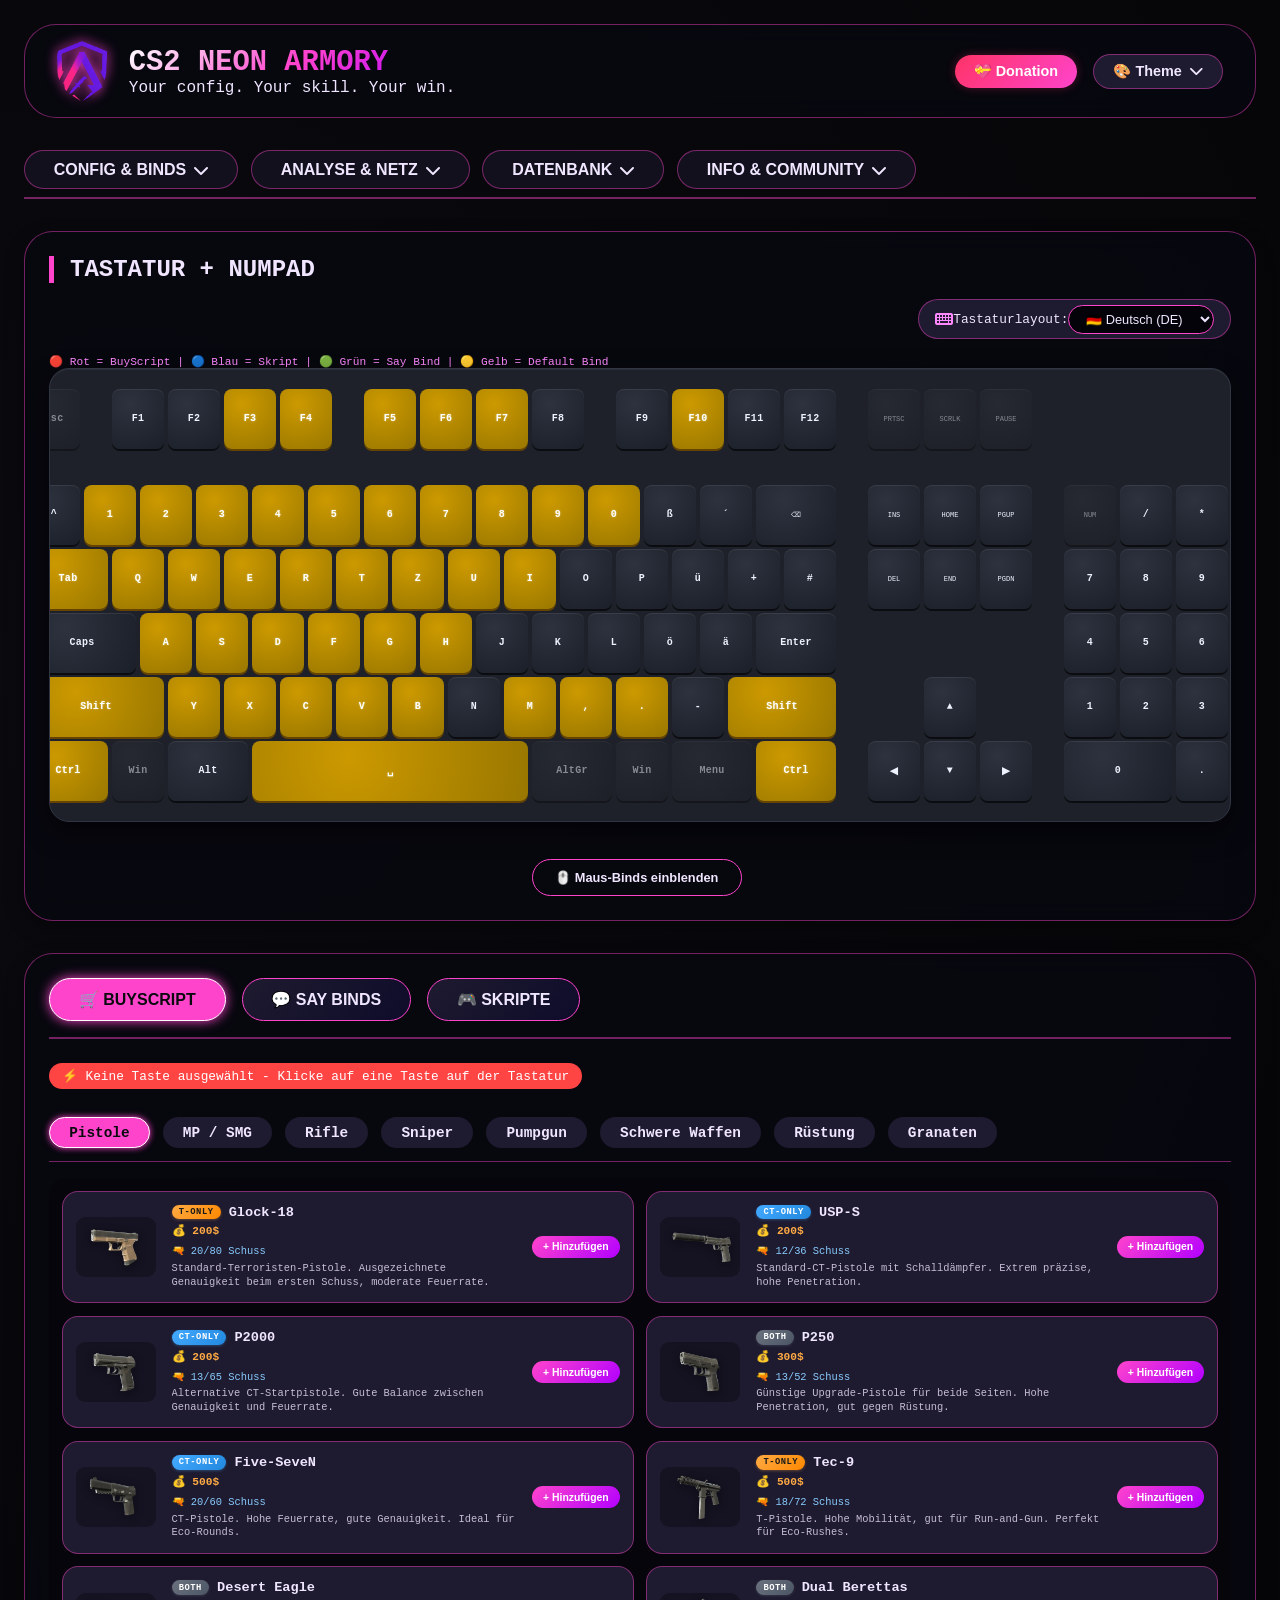
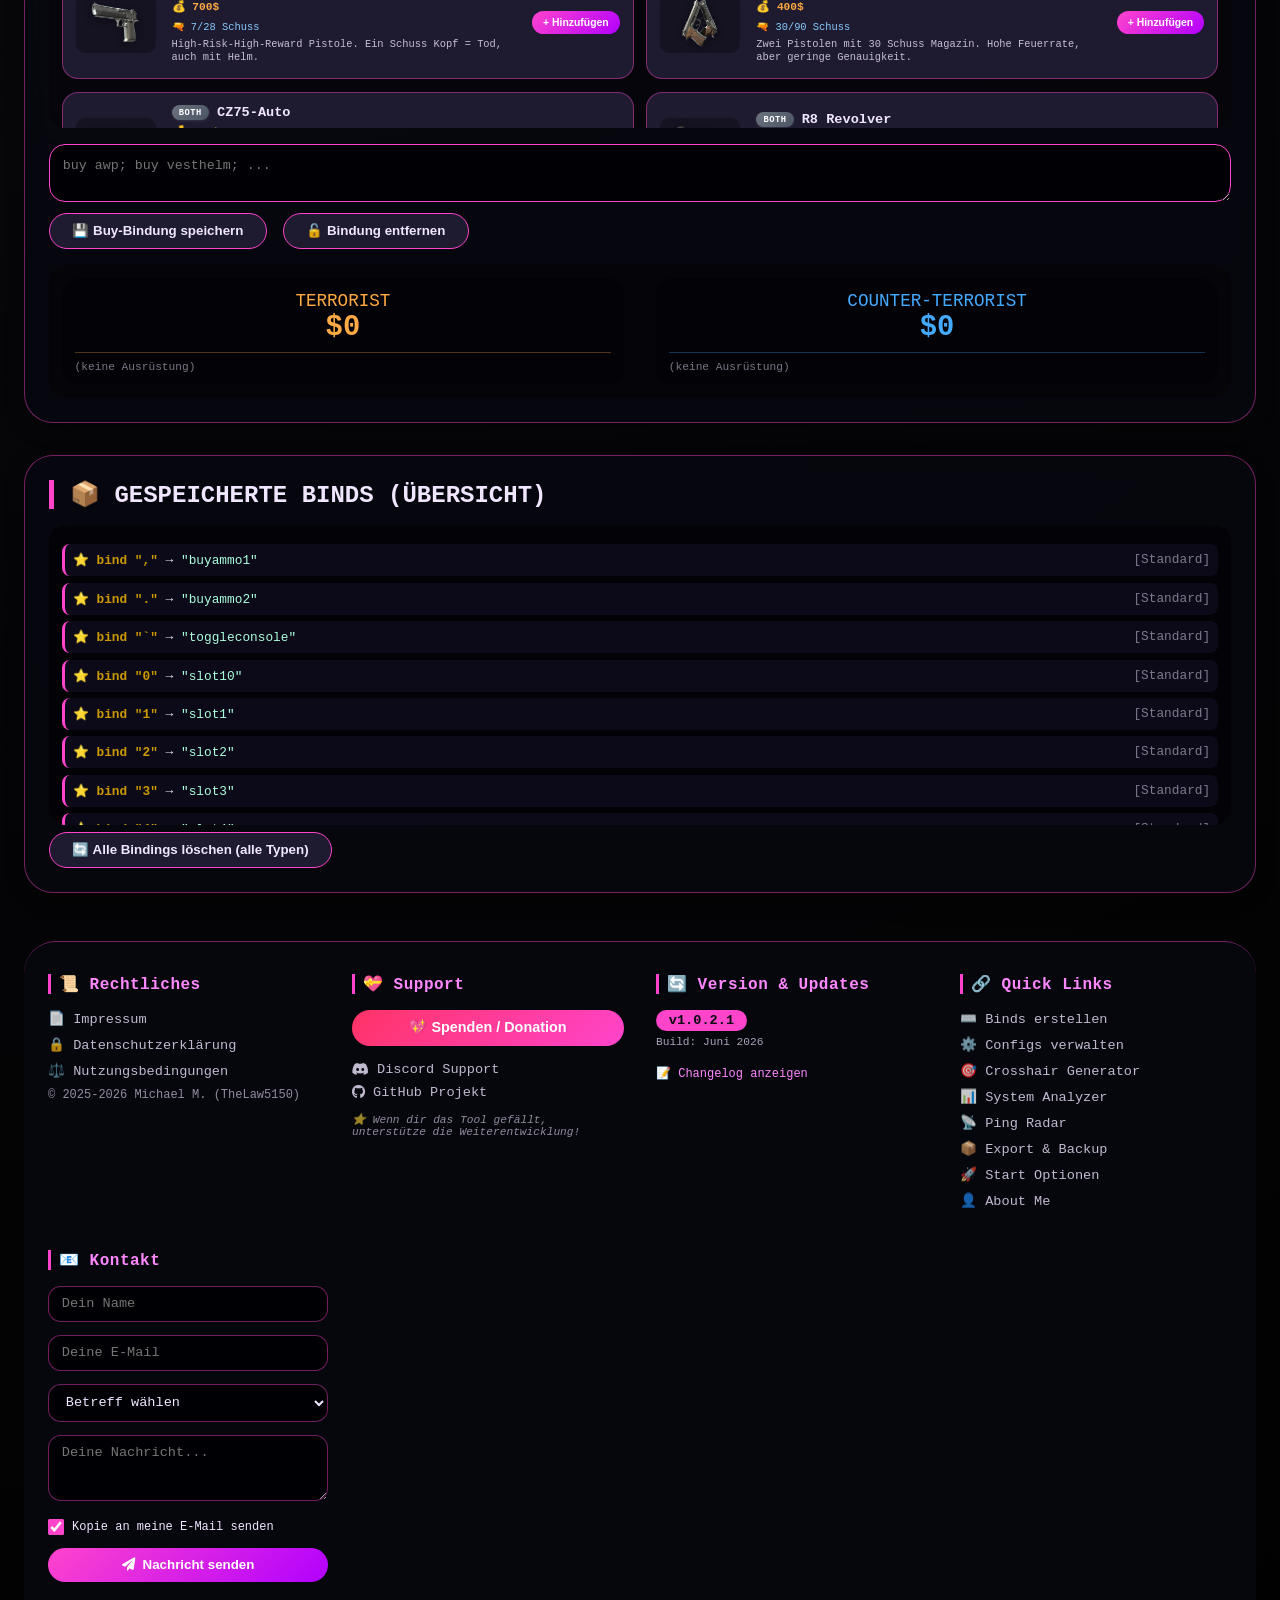
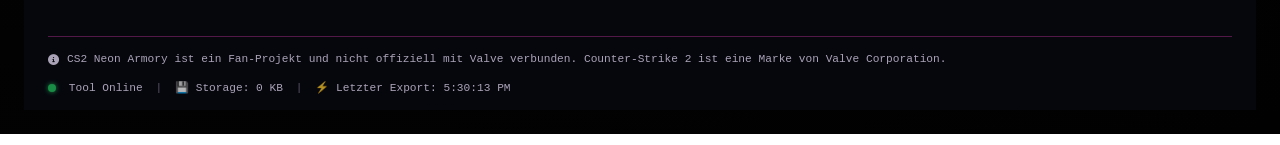
<file: index.html>
<!doctype html>
<html lang="de">
  <head>
    <meta charset="UTF-8" />
    <meta
      name="viewport"
      content="width=device-width, initial-scale=1.0, user-scalable=yes"
    />
    <title>CS2 Neon Armory</title>
    <link
      rel="stylesheet"
      href="https://cdnjs.cloudflare.com/ajax/libs/font-awesome/6.0.0-beta3/css/all.min.css"
    />
    <link rel="stylesheet" href="css/stylesheet.css" />
    <!-- Favicon -->
    <link rel="icon" type="image/png" href="img/favicon.png" />
  </head>
  <body class="theme-pink">
    <div class="app-container">
<div class="header">
  <div class="logo-area">
    <img
      src="img/logo.png"
      alt="CS2 Neon Logo"
    />
    <div class="title">
      <h1>CS2 NEON ARMORY</h1>
      <p>Your config. Your skill. Your win.</p>
    </div>
  </div>
  <div style="display: flex; gap: 1rem; align-items: center;">
    <!-- Donation Button -->
    <button id="donationBtn" class="donation-btn">
      💝 Donation
    </button>
    
    <!-- Theme Dropdown -->
    <div class="theme-dropdown">
      <button class="theme-dropdown-btn" id="themeDropdownBtn">
        🎨 Theme <i class="fas fa-chevron-down"></i>
      </button>
      <div class="theme-dropdown-content" id="themeDropdownContent">
        <button class="theme-option" data-theme="pink">💗 Pink</button>
        <button class="theme-option" data-theme="red">❤️ Rot</button>
        <button class="theme-option" data-theme="yellow">💛 Gelb</button>
        <button class="theme-option" data-theme="green">💚 Grün</button>
        <button class="theme-option" data-theme="blue">💙 Blau</button>
      </div>
    </div>
  </div>
</div>

<!-- Donation Modul (füge diesen Code vor dem schließenden -->
<div id="donationModal" class="donation-modal">
  <div class="donation-modal-content">
    <span class="donation-modal-close">&times;</span>
    <h2>💝 Support the Developer</h2>
    <p style="margin-bottom: 1rem;">Hey! Wenn dir CS2 Neon Armory gefällt und du meine Arbeit unterstützen möchtest, freue ich mich über eine kleine Spende.</p>
    
    <div style="display: flex; flex-direction: column; gap: 1rem;">
      <!-- PayPal Option -->
      <div class="donation-option">
        <div class="donation-option-icon">💰</div>
        <div class="donation-option-content">
          <h3>PayPal</h3>
          <p>Schnell & sicher per PayPal spenden</p>
          <button id="paypalDonateBtn" class="donation-option-btn paypal-btn">
            Zu PayPal →
          </button>
        </div>
      </div>
      
      <!-- CS2 Skins Option -->
      <div class="donation-option">
        <div class="donation-option-icon">🎨</div>
        <div class="donation-option-content">
          <h3>CS2 Skins</h3>
          <p>Du möchtest mir lieber Skins traden? Hier findest du meine Tradelink- und Steam-Infos.</p>
          <div style="display: flex; gap: 0.8rem; flex-wrap: wrap; margin-top: 0.5rem;">
            <button id="copyTradeLinkBtn" class="donation-option-btn trade-btn">
              📋 Tradelink kopieren
            </button>
            <button id="openSteamProfileBtn" class="donation-option-btn steam-btn">
              🎮 Steam Profil
            </button>
          </div>
          <div id="tradeLinkMessage" style="font-size: 0.7rem; margin-top: 0.3rem; color: var(--accent-light); display: none;">
            ✅ Tradelink wurde kopiert!
          </div>
        </div>
      </div>
    </div>
    
    <div class="donation-footer">
      <i class="fas fa-heart" style="color: #ff3366;"></i> Vielen Dank für deine Unterstützung!
    </div>
  </div>
</div>

<div class="tabs">
  <!-- 1. CONFIG & BINDS (bestehend) -->
  <div class="tab-dropdown">
    <button class="tab-dropdown-btn" id="configDropdownBtn">
      CONFIG & BINDS <i class="fas fa-chevron-down"></i>
    </button>
    <div class="tab-dropdown-content" id="configDropdownContent">
      <button class="dropdown-tab-btn" data-tab="bindsTab">BINDS</button>
      <button class="dropdown-tab-btn" data-tab="configTab">SETTINGS</button>
      <button class="dropdown-tab-btn" data-tab="startTab">START OPTIONEN</button>
      <button class="dropdown-tab-btn" data-tab="crosshairTab">CROSSHAIR</button>
      <button class="dropdown-tab-btn" data-tab="exportTab">EXPORT & BACKUP</button>
    </div>
  </div>

  <!-- 2. ANALYSE & NETZWERK (bestehend) -->
  <div class="tab-dropdown">
    <button class="tab-dropdown-btn" id="analyzeDropdownBtn">
      ANALYSE & NETZ <i class="fas fa-chevron-down"></i>
    </button>
    <div class="tab-dropdown-content" id="analyzeDropdownContent">
      <button class="dropdown-tab-btn" data-tab="analyzerTab">SYSTEM ANALYZER</button>
      <button class="dropdown-tab-btn" data-tab="pingTab">PING RADAR</button>
    </div>
  </div>

<!-- 3. DATENBANK -->
<div class="tab-dropdown">
  <button class="tab-dropdown-btn" id="wikiDropdownBtn">
    DATENBANK <i class="fas fa-chevron-down"></i>
  </button>
  <div class="tab-dropdown-content" id="wikiDropdownContent">
    <button class="dropdown-tab-btn" data-tab="skinsDb">Skin Datenbank</button>
    <button class="dropdown-tab-btn" data-tab="mapKnowledge">Karten Hub</button>
    <button class="dropdown-tab-btn" data-tab="weaponsDb">Waffenübersicht</button>
    <button class="dropdown-tab-btn" data-tab="economyDb">Economy Guide</button>
  </div>
</div>

  <!-- 4. INFO & COMMUNITY (bestehend) -->
  <div class="tab-dropdown">
    <button class="tab-dropdown-btn" id="infoDropdownBtn">
      INFO & COMMUNITY <i class="fas fa-chevron-down"></i>
    </button>
    <div class="tab-dropdown-content" id="infoDropdownContent">
      <button class="dropdown-tab-btn" data-tab="aboutTab">ABOUT ME</button>
    </div>
  </div>
</div>

<!-- BINDS TAB -->
<div id="bindsTab" class="tab-content active">
  <div class="card">
    <h2>TASTATUR + NUMPAD</h2>
    
    <!-- Layout-Auswahl direkt über der Tastatur -->
    <div style="display: flex; justify-content: flex-end; align-items: center; gap: 1rem; margin-bottom: 1rem;">
      <div style="display: flex; align-items: center; gap: 0.rem; background: var(--btn-bg); padding: 0.3rem 1rem; border-radius: 2rem; border: 1px solid var(--border-color);">
        <i class="fas fa-keyboard" style="color: var(--accent-light);"></i>
        <span style="font-size: 0.8rem;">Tastaturlayout: </span>
        <select id="keyboardLayoutSelect" style="background: var(--input-bg); border: 1px solid var(--accent); border-radius: 1.5rem; padding: 0.3rem 0.8rem; color: var(--text-color); font-size: 0.8rem; cursor: pointer;">
          <option value="DE">🇩🇪 Deutsch (DE)</option>
          <option value="US">🇺🇸 Englisch (US)</option>
        </select>
      </div>
    </div>

    <div class="info-text">
    🔴 Rot = BuyScript | 🔵 Blau = Skript | 🟢 Grün = Say Bind | 🟡 Gelb = Default Bind
    </div>

    <!-- Haupttastatur – originalgetreues Grid -->
    <div class="keyboard-wrapper">
      <div class="keyboard-grid" id="bindsKeyboardGrid"></div>
    </div>
    <!-- Rest bleibt gleich... -->

          <!-- Maus-Bereich (zunächst ausgeblendet) -->
          <div
            class="keyboard-wrapper mouse-wrapper"
            id="mouseWrapper"
            style="display: none"
          >
            <div class="mouse-grid" id="bindsMouseGrid"></div>
          </div>

          <!-- Toggle-Button für Maus -->
          <div style="text-align: center; margin-top: 1rem">
            <button
              id="toggleMouseArea"
              class="glow"
              style="background: transparent; font-size: 0.8rem"
            >
              🖱️ Maus-Binds einblenden
            </button>
          </div>
        </div>

        <div class="card">
          <div class="main-cat-buttons" id="bindTypeSelector">
            <button class="main-cat-btn active-main" data-bind-type="buy">
              🛒 BUYSCRIPT
            </button>
            <button class="main-cat-btn" data-bind-type="say">
              💬 SAY BINDS
            </button>
            <button class="main-cat-btn" data-bind-type="script">
              🎮 SKRIPTE
            </button>
          </div>

          <!-- BUY BIND CARD -->
<div id="bindsBuyArea" class="bind-type-area active">
  <!-- Status-Anzeige für ausgewählte Taste -->
  <div id="selectedKeyStatus" style="background: #ff4444; color: white; padding: 0.3rem 0.8rem; border-radius: 1rem; margin-bottom: 0.8rem; display: inline-block; font-size: 0.8rem;">
    ⚡ Keine Taste ausgewählt - Klicke auf eine Taste auf der Tastatur
  </div>
  <div class="category-row" id="categoryList"></div>
  <div class="items-grid" id="itemsGrid"></div>
  <textarea id="buyCommandInput" rows="2" placeholder="buy awp; buy vesthelm; ..."></textarea>
  
  <!-- Buttons -->
  <button class="glow" id="saveBuyBtn">💾 Buy-Bindung speichern</button>
  <button class="glow" id="unbindBuyBtn">🔓 Bindung entfernen</button>
  
  <!-- Preisanzeige UNTER dem Textfeld und Buttons -->
  <div id="buyPriceDisplay" style="background: rgba(0,0,0,0.3); border-radius: 1rem; padding: 0.8rem; margin-top: 1rem; text-align: center;">
    <div style="display: flex; gap: 2rem; justify-content: center; flex-wrap: wrap;">
      <div style="text-align: center; flex: 1; min-width: 200px; background: rgba(0,0,0,0.2); border-radius: 1rem; padding: 0.8rem;">
        <span style="color: #ffaa44; font-size: 1.1rem;">TERRORIST</span><br>
        <span style="font-size: 1.8rem; font-weight: bold; color: #ffaa44;">$0</span>
        <div style="margin-top: 0.5rem; font-size: 0.7rem; text-align: left; border-top: 1px solid rgba(255,170,68,0.3); padding-top: 0.5rem;">
          <span style="opacity: 0.5;">(keine Ausrüstung)</span>
        </div>
      </div>
      <div style="text-align: center; flex: 1; min-width: 200px; background: rgba(0,0,0,0.2); border-radius: 1rem; padding: 0.8rem;">
        <span style="color: #44aaff; font-size: 1.1rem;">COUNTER-TERRORIST</span><br>
        <span style="font-size: 1.8rem; font-weight: bold; color: #44aaff;">$0</span>
        <div style="margin-top: 0.5rem; font-size: 0.7rem; text-align: left; border-top: 1px solid rgba(68,170,255,0.3); padding-top: 0.5rem;">
          <span style="opacity: 0.5;">(keine Ausrüstung)</span>
        </div>
      </div>
    </div>
  </div>
</div>

<!-- SAY BIND CARD -->
<div id="bindsSayArea" class="bind-type-area">
  <div id="selectedKeyStatusSay" style="background: #ff4444; color: white; padding: 0.3rem 0.8rem; border-radius: 1rem; margin-bottom: 0.8rem; display: inline-block; font-size: 0.8rem;">
    ⚡ Keine Taste ausgewählt - Klicke auf eine Taste auf der Tastatur
  </div>
  <div class="say-type-selector">
    <label><input type="radio" name="bindsSayType" value="say_team" checked> 💬 Team (say_team)</label>
    <label><input type="radio" name="bindsSayType" value="say"> 🌍 Alle (say)</label>
  </div>
  <input type="text" id="bindsSayCommandInput" placeholder="Hallo zusammen!" />
  <button class="glow" id="bindsSaveSayBtn">💾 Say-Bindung speichern</button>
  <button class="glow" id="bindsUnbindSayBtn">🔓 Bindung entfernen</button>
</div>

          <!-- SKRIPT CARD -->
          <div id="bindsScriptArea" class="bind-type-area">
  <div id="selectedKeyStatusScript" style="background: #ff4444; color: white; padding: 0.3rem 0.8rem; border-radius: 1rem; margin-bottom: 0.8rem; display: inline-block; font-size: 0.8rem;">
    ⚡ Keine Taste ausgewählt - Klicke auf eine Taste auf der Tastatur
  </div>
  <input type="text" id="bindsScriptNameInput" placeholder="Skriptname" />
            <textarea
              id="bindsScriptCommandsArea"
              rows="4"
              placeholder='alias +jumpthrow "+jump"\nalias -jumpthrow "-jump; -attack"'
            ></textarea>

            <div style="margin: 1rem 0 0.5rem 0">
              <div
                style="
                  font-size: 0.9rem;
                  margin-bottom: 0.8rem;
                  color: var(--accent-light);
                  display: flex;
                  align-items: center;
                  gap: 0.5rem;
                "
              >
                <i class="fas fa-file-alt"></i> 📚 Vorgefertigte Skripte
                (klicken zum Übernehmen):
              </div>
              <div id="bindsTemplateScripts" class="scripts-grid"></div>
            </div>

            <button class="glow" id="bindsSaveScriptBtn">
              💾 Skript speichern
            </button>
            <button class="glow" id="bindsUnbindScriptBtn">
              🔓 Bindung entfernen
            </button>
          </div>
        </div>

        <div class="card">
          <h2>📦 GESPEICHERTE BINDS (ÜBERSICHT)</h2>
          <div class="saved-binds" id="bindsSavedList"></div>
          <button class="glow" id="bindsResetAllBtn">
            🔄 Alle Bindings löschen (alle Typen)
          </button>
        </div>
      </div>

      <!-- CONFIGS TAB -->
      <div id="configTab" class="tab-content">
        <div class="card">
          <h2>⚙️ CONFIGURATION</h2>
          <div class="config-subtabs">
            <button class="config-subtab active" data-subtab="commands">
              📋 Einzelbefehle
            </button>
            <button class="config-subtab" data-subtab="presets">
              🎨 Grafik-Presets
            </button>
          </div>
          <div id="config-commands" class="config-sub-content active">
            <div class="info-hint">
              📌 Hauptkategorie wählen → Befehl auswählen & Wert einstellen → 📋
              Übernehmen
            </div>
            <div id="mainCategoriesContainer" class="main-cat-buttons"></div>
            <div id="subcategoriesContainer"></div>
            <div id="commandsContainer"></div>
          </div>
          <div id="config-presets" class="config-sub-content">
            <div class="info-hint">
              📌 Wähle ein Preset – nochmal klicken = entfernen!
            </div>
            <div class="presets-grid" id="presetsGrid"></div>
          </div>
          <div class="config-list-container">
            <div class="config-list-title">
              📋 Meine gespeicherten Config-Befehle:
            </div>
            <div id="savedConfigsList" class="saved-binds"></div>
            <button class="glow" id="clearAllConfigsBtn">
              🗑️ Alle Config-Befehle löschen
            </button>
          </div>
        </div>
      </div>

      <!-- SYSTEM ANALYZER TAB -->
      <div id="analyzerTab" class="tab-content">
        <div class="card">
          <h2>📊 SYSTEM ANALYZER · CS2 PERFORMANCE INDEX</h2>
          <div class="info-hint">
            📊 Wähle CPU, GPU und RAM – der Performance-Score wird live
            berechnet
          </div>

          <div
            style="
              display: flex;
              flex-wrap: wrap;
              gap: 1rem;
              margin-bottom: 1rem;
            "
          >
            <div
              style="
                flex: 1;
                min-width: 200px;
                background: var(--btn-bg);
                border-radius: 1rem;
                padding: 0.8rem;
                border: 1px solid var(--border-color);
              "
            >
              <div
                style="
                  display: flex;
                  align-items: center;
                  gap: 0.5rem;
                  margin-bottom: 0.5rem;
                "
              >
                <i class="fas fa-microchip"></i><strong>CPU</strong>
              </div>
              <select
                id="analyzerCpuSelect"
                style="
                  width: 100%;
                  padding: 0.5rem;
                  background: var(--input-bg);
                  border: 1px solid var(--border-color);
                  border-radius: 0.6rem;
                  color: var(--text-color);
                "
              >
                <option value="" disabled selected>-- CPU auswählen --</option>
              </select>
            </div>
            <div
              style="
                flex: 1;
                min-width: 200px;
                background: var(--btn-bg);
                border-radius: 1rem;
                padding: 0.8rem;
                border: 1px solid var(--border-color);
              "
            >
              <div
                style="
                  display: flex;
                  align-items: center;
                  gap: 0.5rem;
                  margin-bottom: 0.5rem;
                "
              >
                <i class="fas fa-gamepad"></i><strong>GPU</strong>
              </div>
              <select
                id="analyzerGpuSelect"
                style="
                  width: 100%;
                  padding: 0.5rem;
                  background: var(--input-bg);
                  border: 1px solid var(--border-color);
                  border-radius: 0.6rem;
                  color: var(--text-color);
                "
              >
                <option value="" disabled selected>-- GPU auswählen --</option>
              </select>
            </div>
            <div
              style="
                flex: 1;
                min-width: 200px;
                background: var(--btn-bg);
                border-radius: 1rem;
                padding: 0.8rem;
                border: 1px solid var(--border-color);
              "
            >
              <div
                style="
                  display: flex;
                  align-items: center;
                  gap: 0.5rem;
                  margin-bottom: 0.5rem;
                "
              >
                <i class="fas fa-memory"></i><strong>RAM</strong>
              </div>
              <div style="display: flex; gap: 0.5rem">
                <select
                  id="analyzerRamSelect"
                  style="
                    flex: 1;
                    padding: 0.5rem;
                    background: var(--input-bg);
                    border: 1px solid var(--border-color);
                    border-radius: 0.6rem;
                    color: var(--text-color);
                  "
                >
                  <option value="" disabled selected>GB</option>
                  <option value="4">4 GB</option>
                  <option value="8">8 GB</option>
                  <option value="16">16 GB</option>
                  <option value="32">32 GB</option>
                  <option value="64">64 GB</option>
                  <option value="128">128 GB</option>
                </select>
                <select
                  id="analyzerRamTypeSelect"
                  style="
                    flex: 1;
                    padding: 0.5rem;
                    background: var(--input-bg);
                    border: 1px solid var(--border-color);
                    border-radius: 0.6rem;
                    color: var(--text-color);
                  "
                >
                  <option value="DDR5">DDR5</option>
                  <option value="DDR4">DDR4</option>
                  <option value="DDR3">DDR3</option>
                </select>
              </div>
            </div>
          </div>

          <div
            style="
              display: flex;
              flex-wrap: wrap;
              gap: 1rem;
              margin-bottom: 1.5rem;
            "
          >
            <div
              style="
                flex: 1;
                min-width: 200px;
                background: var(--btn-bg);
                border-radius: 1rem;
                padding: 0.8rem;
                border: 1px solid var(--border-color);
              "
            >
              <div
                style="
                  display: flex;
                  align-items: center;
                  gap: 0.5rem;
                  margin-bottom: 0.5rem;
                "
              >
                <i class="fas fa-desktop"></i><strong>Monitore</strong>
              </div>
              <select
                id="analyzerMonitorsSelect"
                style="
                  width: 100%;
                  padding: 0.5rem;
                  background: var(--input-bg);
                  border: 1px solid var(--border-color);
                  border-radius: 0.6rem;
                  color: var(--text-color);
                "
              >
                <option value="1">1 Monitor</option>
                <option value="2">2 Monitore</option>
                <option value="3">3 Monitore</option>
                <option value="4">4+ Monitore</option>
              </select>
              <div
                class="info-text"
                style="margin-top: 0.3rem; font-size: 0.65rem"
              >
                💡 -2% pro Monitor
              </div>
            </div>
            <div
              style="
                flex: 1;
                min-width: 200px;
                background: var(--btn-bg);
                border-radius: 1rem;
                padding: 0.8rem;
                border: 1px solid var(--border-color);
              "
            >
              <div
                style="
                  display: flex;
                  align-items: center;
                  gap: 0.5rem;
                  margin-bottom: 0.5rem;
                "
              >
                <i class="fas fa-broadcast-tower"></i><strong>Streaming</strong>
              </div>
              <label
                style="
                  display: flex;
                  align-items: center;
                  gap: 0.5rem;
                  cursor: pointer;
                "
              >
                <input
                  type="checkbox"
                  id="analyzerStreamingCheckbox"
                  style="accent-color: var(--accent)"
                />
                <span>🎥 Aktives Streaming</span>
              </label>
              <div
                class="info-text"
                style="margin-top: 0.3rem; font-size: 0.65rem"
              >
                💡 -8% Performance
              </div>
            </div>
          </div>

          <div class="analyzer-score-section" id="analyzerResultArea">
            <div id="analyzerEmptyState" class="analyzer-empty-state">
              <i class="fas fa-desktop"></i>
              <p>
                Wähle CPU, GPU und RAM aus<br />Der Score wird automatisch
                berechnet
              </p>
            </div>
            <div id="analyzerScoreContent" style="display: none">
              <div
                style="
                  display: flex;
                  flex-wrap: wrap;
                  gap: 1rem;
                  align-items: center;
                  margin-bottom: 1rem;
                "
              >
                <div style="text-align: center; min-width: 150px">
                  <div
                    class="analyzer-score-number"
                    id="analyzerScoreValue"
                    style="font-size: 2.2rem"
                  >
                    0
                  </div>
                  <div class="analyzer-score-label" style="font-size: 0.7rem">
                    PERFORMANCE SCORE
                  </div>
                  <div
                    class="analyzer-meter-bar"
                    style="width: 150px; margin: 0.3rem auto"
                  >
                    <div
                      class="analyzer-meter-fill"
                      id="analyzerMeterFill"
                      style="width: 0%"
                    ></div>
                  </div>
                </div>
                <div
                  style="
                    flex: 1;
                    background: rgba(0, 0, 0, 0.2);
                    border-radius: 0.8rem;
                    padding: 0.6rem 1rem;
                  "
                >
                  <div
                    id="analyzerSettingsList"
                    style="font-size: 0.8rem"
                  ></div>
                </div>
                <div
                  style="
                    font-size: 0.75rem;
                    color: var(--accent-light);
                    background: rgba(0, 0, 0, 0.15);
                    padding: 0.4rem 0.8rem;
                    border-radius: 0.6rem;
                  "
                  id="analyzerHardwareSummary"
                ></div>
              </div>
              <div
                style="
                  margin-top: 1rem;
                  padding-top: 0.8rem;
                  border-top: 1px solid var(--border-color);
                "
              >
                <div
                  style="
                    display: flex;
                    align-items: center;
                    gap: 0.5rem;
                    margin-bottom: 0.8rem;
                  "
                >
                  <i
                    class="fas fa-wrench"
                    style="color: var(--accent-light)"
                  ></i>
                  <strong style="font-size: 0.9rem"
                    >🔧 Optimierungsvorschläge für dein System</strong
                  >
                </div>
                <div
                  id="analyzerOptimizationItems"
                  style="display: flex; flex-direction: column; gap: 0.5rem"
                ></div>
              </div>
            </div>
          </div>

          <div
            class="analyzer-disclaimer"
            style="
              margin-top: 0.8rem;
              font-size: 0.65rem;
              padding: 0.5rem 0.8rem;
            "
          >
            <i class="fas fa-info-circle"></i> Theoretischer Richtwert basierend
            auf CPU, GPU und RAM. Tatsächliche Leistung kann abweichen.
          </div>
        </div>
      </div>

      <!-- PING RADAR TAB -->
      <div id="pingTab" class="tab-content">
        <div class="card">
          <h2>📡 PING RADAR – CS2 Server Latenz Test</h2>
          <div class="info-hint">
            🌍 Teste deine Verbindung zu allen wichtigen CS2-Server-Regionen.
            Finde die beste Region für dein nächstes Match!
          </div>
          <div style="margin-bottom: 1.5rem">
            <button
              class="glow"
              id="startPingTestBtn"
              style="width: auto; background: var(--accent)"
            >
              🚀 Test starten (alle Regionen)
            </button>
            <button class="glow" id="stopPingTestBtn" style="width: auto">
              ⏹️ Stoppen
            </button>
          </div>
          <div class="progress-bar" id="pingProgressBar">
            <div
              class="progress-fill"
              id="pingProgressFill"
              style="width: 0%"
            ></div>
          </div>
          <div
            id="pingResultsContainer"
            style="
              display: flex;
              flex-direction: column;
              gap: 0.5rem;
              margin-top: 1rem;
            "
          >
            <div class="empty-message">👉 Klicke auf "Test starten"</div>
          </div>
          <div
            id="pingBestRegion"
            style="
              margin-top: 1.5rem;
              padding: 1rem;
              background: var(--accent);
              border-radius: 1rem;
              color: #0a0a0f;
              display: none;
            "
          >
            <strong>🏆 BESTE REGION FÜR DICH:</strong>
            <span id="bestRegionName"></span> (<span id="bestRegionPing"></span
            >ms) – <span id="bestRegionRec"></span>
          </div>
          <div
            style="
              margin-top: 1.5rem;
              border-top: 1px solid var(--border-color);
              padding-top: 1rem;
            "
          >
            <details>
              <summary style="cursor: pointer; color: var(--accent-light)">
                📊 Letzte 5 Messungen (Verlauf)
              </summary>
              <div
                id="pingHistory"
                style="
                  margin-top: 0.5rem;
                  font-size: 0.7rem;
                  font-family: monospace;
                "
              ></div>
            </details>
          </div>
          <div class="analyzer-disclaimer" style="margin-top: 0.8rem">
            <i class="fas fa-info-circle"></i> Die Messungen sind browserbasiert
            und approximativ. Tatsächliche CS2-Ingame-Pings können leicht
            abweichen (meist 5-15ms höher).
          </div>
        </div>
      </div>

      <!-- START OPTIONEN TAB -->
      <div id="startTab" class="tab-content">
        <div class="card">
          <h2>🚀 START OPTIONEN FÜR CS2</h2>
          <div class="info-box">
            📖 Steam → Bibliothek → CS2 Rechtsklick → Eigenschaften →
            Startoptionen
          </div>
          <div id="startOptionsContainer" class="start-options-grid"></div>
          <div class="start-result">
            <strong>📋 Generierte Startoptionen:</strong><br /><code
              id="generatedStartOptions"
            ></code>
          </div>
          <button class="glow" id="copyStartOptionsBtn">📋 Kopieren</button>
          <button class="glow" id="resetStartOptionsBtn">♻️ Standard</button>
        </div>
      </div>

      <!-- CROSSHAIR GENERATOR TAB -->
<div id="crosshairTab" class="tab-content">
  <div class="card">
    <h2>🎯 CROSSHAIR GENERATOR</h2>
    <div class="info-hint">🎨 Gestalte dein perfektes Fadenkreuz – Live-Vorschau & fertige CS2-Befehle zum Kopieren</div>
    <div id="crosshairControls">
    </div>

    
  </div>
</div>

            <!-- EXPORT TAB -->
      <div id="exportTab" class="tab-content">
        <div class="card">
          <h2>📦 ALL-IN-ONE EXPORT</h2>
          
          <!-- ANLEITUNG -->
          <div style="background: var(--accent); border-radius: 1rem; padding: 1rem; margin-bottom: 1.5rem; color: #0a0a0f;">
            <div style="display: flex; align-items: center; gap: 0.8rem; margin-bottom: 0.8rem;">
              <i class="fas fa-folder-open" style="font-size: 1.5rem;"></i>
              <strong style="font-size: 1.1rem;">📁 Wohin mit der autoexec.cfg?</strong>
            </div>
            <div style="font-size: 0.85rem; line-height: 1.5;">
              <p style="margin-bottom: 0.5rem;"><strong>1️⃣ Datei erstellen:</strong><br>
              <code style="background: rgba(0,0,0,0.2); padding: 0.2rem 0.4rem; border-radius: 0.3rem;">
              Speichere die Datei als <strong style="background: rgba(0,0,0,0.2); padding: 0.1rem 0.3rem; border-radius: 0.2rem;">autoexec.cfg</strong>.
              </code>
              </p>
              <p style="margin-bottom: 0.5rem;"><strong>2️⃣ Speicherort:</strong><br>
              Verschiebe die Datei in den folgenden Ordner:<br>
              <code style="background: rgba(0,0,0,0.2); padding: 0.2rem 0.4rem; border-radius: 0.3rem;">
                C:\Program Files (x86)\Steam\steamapps\common\Counter-Strike Global Offensive\game\csgo\cfg\
              </code>
              </p>
              <p style="margin-bottom: 0;"><strong>3️⃣ Startoptionen (veraltet):</strong><br>
              Füge in Steam → CS2 → Eigenschaften → Startoptionen folgendes hinzu:<br>
              <code style="background: rgba(0,0,0,0.2); padding: 0.2rem 0.4rem; border-radius: 0.3rem;">+exec autoexec.cfg</code>
              </p>
            </div>
          </div>
          
          <div style="border-top: 1px solid var(--border-color); margin: 1rem 0;"></div>
          
          <textarea id="fullExportTextarea" rows="12" readonly></textarea>
          <button class="glow" id="copyFullExportBtn">📋 Kopieren</button>
          <button class="glow" id="downloadFullCfgBtn">💾 Als autoexec.cfg</button>
          <button class="glow" id="refreshExportBtn">🔄 Aktualisieren</button>
        </div>
      </div>

      <!-- ======================== DATENBANK - SKIN DATENBANK ======================== -->
<div id="skinsDb" class="tab-content">
  <div class="card" style="text-align: center; padding: 3rem 2rem;">
    <i class="fas fa-paintbrush" style="font-size: 4rem; color: var(--accent); margin-bottom: 1rem;"></i>
    <h2>🎨 Skin Datenbank</h2>
    <div class="info-hint" style="display: inline-block; margin: 1rem auto;">
      🚧 In Entwicklung
    </div>
    <p style="margin: 1rem 0; font-size: 1.1rem;">Diese Funktion ist in Arbeit und wird bald verfügbar sein!</p>
    <p style="opacity: 0.7;">📅 Geplant: Vollständige Skins-Datenbank mit Preisen, Seltenheit und Inspect-Links</p>
    <div style="margin-top: 2rem;">
      <button class="glow" onclick="document.querySelector('[data-tab=\'bindsTab\']').click()">
        🔄 Zurück zum Tool
      </button>
    </div>
  </div>
</div>

<!-- ======================== KARTEN HUB ======================== -->
<!-- ======================== KARTEN HUB ======================== -->
<div id="mapKnowledge" class="tab-content">
  <div class="card">
    <h2>🗺️ KARTEN HUB</h2>
    <div class="info-hint">
      📍 Alle Maps, Callouts, Utility Spots, Strategien und mehr – zentral an einem Ort
    </div>
    
    <!-- Map-Grid -->
    <div id="mapHubGrid"></div>
    
    <!-- Kategorien (wird nach Map-Auswahl angezeigt) -->
    <div id="mapHubCategories" style="display: none;"></div>
    
    <!-- Inhaltsbereich -->
    <div id="mapHubContent" style="display: none;"></div>
  </div>
</div>

<!-- ======================== DATENBANK - WAFFENÜBERSICHT ======================== -->
<div id="weaponsDb" class="tab-content">
  <div class="card">
    <h2>🔫 WAFFENÜBERSICHT - CS2</h2>
    <div class="info-hint">
      📊 Alle Waffen mit detaillierten Statistiken – Schaden, Feuerrate, Preis & mehr
    </div>

<!-- Filterleiste -->
<div class="weapons-filter-section" style="display: flex; flex-wrap: wrap; gap: 1rem; margin-bottom: 1.5rem; align-items: center;">
  <div style="display: flex; gap: 0.5rem; flex-wrap: wrap;">
    <button class="weapon-filter-btn active-filter" data-filter="all">🔫 Alle Waffen</button>
    <button class="weapon-filter-btn" data-filter="Pistole">🔫 Pistolen</button>
    <button class="weapon-filter-btn" data-filter="SMG">🔫 SMGs</button>
    <button class="weapon-filter-btn" data-filter="Rifle">🔫 Rifles</button>
    <button class="weapon-filter-btn" data-filter="Sniper">🔫 Snipers</button>
    <button class="weapon-filter-btn" data-filter="Shotgun">🔫 Shotguns</button>
    <button class="weapon-filter-btn" data-filter="Heavy">🔫 Heavy</button>
  </div>
  <div style="margin-left: auto;">
    <input type="text" id="weaponSearchInput" placeholder="🔍 Waffe suchen..." style="padding: 0.5rem 1rem; border-radius: 2rem; background: var(--input-bg); border: 1px solid var(--border-color); color: var(--text-color); width: 200px;">
  </div>
</div>

    <!-- Waffen-Grid -->
    <div id="weaponsGrid" class="weapons-db-grid"></div>
  </div>
</div>

<!-- ======================== DATENBANK - ECONOMY GUIDE ======================== -->
<div id="economyDb" class="tab-content">
  <div class="card">
    <h2>💰 ECONOMY GUIDE - CS2 Wirtschaft verstehen</h2>
    <div class="info-hint">
      📊 Alles über Geld, Buy-Strategien und optimale Entscheidungen für jede Runde
    </div>

    <!-- Schnellnavigation -->
    <div style="display: flex; flex-wrap: wrap; gap: 0.5rem; margin-bottom: 2rem; justify-content: center;">
      <button class="economy-nav-btn" data-section="basics">📖 Grundlagen</button>
      <button class="economy-nav-btn" data-section="boni">💰 Kill & Loss Boni</button>
      <button class="economy-nav-btn" data-section="strategies">🎯 Buy-Strategien</button>
      <button class="economy-nav-btn" data-section="weapons">🔫 Waffen priorisieren</button>
      <button class="economy-nav-btn" data-section="calculator">🧮 Rechner</button>
      <button class="economy-nav-btn" data-section="tips">💡 Pro Tipps</button>
    </div>

    <!-- ======================== 1. GRUNDLAGEN ======================== -->
    <div id="economy-basics" class="economy-section active-section">
      <h3>📖 Grundlagen des CS2 Wirtschaftssystems</h3>
      
      <div style="display: grid; grid-template-columns: repeat(auto-fit, minmax(280px, 1fr)); gap: 1rem; margin-top: 1rem;">
        <div class="economy-card">
          <div class="economy-card-header">💰 Startgeld</div>
          <div class="economy-card-body">
            <p>Jeder Spieler startet mit <strong class="text-accent">$800</strong>.</p>
            <p>🔹 T-Seite: $800<br>🔹 CT-Seite: $800</p>
          </div>
        </div>
        
        <div class="economy-card">
          <div class="economy-card-header">🏆 Siegprämie</div>
          <div class="economy-card-body">
            <p><strong class="text-accent">$3.250</strong> für den siegreichen Spieler pro Runde</p>
            <p>➕ Zusätzlich $150 für das Team</p>
          </div>
        </div>
        
        <div class="economy-card">
          <div class="economy-card-header">💀 Verlustprämie</div>
          <div class="economy-card-body">
            <p>Erhöht sich bei jeder Niederlage:</p>
            <p>1. Niederlage: $1.400<br>2. Niederlage: $1.900<br>3. Niederlage: $2.400<br>4. Niederlage: $2.900<br>5+ Niederlage: $3.400</p>
          </div>
        </div>
        
        <div class="economy-card">
          <div class="economy-card-header">🔪 Kill Bonus</div>
          <div class="economy-card-body">
            <p><strong class="text-accent">$300</strong> pro Kill (alle Waffen)</p>
            <p>💡 AWP-Kill: $300 (kein Bonus)<br>🎯 Knife-Kill: $1.500</p>
          </div>
        </div>
      </div>
    </div>

    <!-- ======================== 2. KILL & LOSS BONI ======================== -->
    <div id="economy-boni" class="economy-section">
      <h3>💰 Kill Boni & Loss Boni im Detail</h3>
      
      <div style="display: grid; grid-template-columns: 1fr 1fr; gap: 1.5rem;">
        <div class="economy-card">
          <div class="economy-card-header">🔪 Kill Boni nach Waffe</div>
          <div class="economy-card-body">
            <table style="width: 100%;">
              <tr><td>🔫 Standardwaffen</td><td class="text-right">$300</td></tr>
              <tr><td>🔪 Messer</td><td class="text-right">$1.500</td></tr>
              <tr><td>💣 Bombenentschärfung (CT)</td><td class="text-right">$300</td></tr>
              <tr><td>💥 Bombenplant (T)</td><td class="text-right">$300</td></tr>
            </table>
          </div>
        </div>
        
        <div class="economy-card">
          <div class="economy-card-header">📉 Loss Bonus Tabelle</div>
          <div class="economy-card-body">
            <table style="width: 100%;">
              <tr><td>1️⃣ Niederlage</td><td class="text-right">$1.400</td></tr>
              <tr><td>2️⃣ Niederlagen</td><td class="text-right">$1.900</td></tr>
              <tr><td>3️⃣ Niederlagen</td><td class="text-right">$2.400</td></tr>
              <tr><td>4️⃣+ Niederlagen</td><td class="text-right">$2.900 → $3.400</td></tr>
            </table>
            <div class="info-text" style="margin-top: 0.5rem;">💡 Verlustbonus steigt nach jedem Sieg wieder auf $1.400</div>
          </div>
        </div>
      </div>
    </div>

    <!-- ======================== 3. BUY-STRATEGIEN ======================== -->
    <div id="economy-strategies" class="economy-section">
      <h3>🎯 Die wichtigsten Buy-Strategien</h3>
      
      <div class="strategy-grid">
        <div class="strategy-card">
          <div class="strategy-header eco">🟢 PISTOL ECO ROUND</div>
          <div class="strategy-body">
            <p><strong>Geld:</strong> $1.000 - $2.000</p>
            <p><strong>Ziel:</strong> Sparsam sein, nächste Runde voll kaufen</p>
            <p><strong>Kauf:</strong> Nur Kevlar (wenn nötig), billige Pistole (P250/CZ/Deagle optional)</p>
            <p><strong>Kein Kauf:</strong> Keine Granaten, keine Primary</p>
            <div class="strategy-tip">💡 Ziel: Gegner mit guter Waffe töten und aufnehmen!</div>
          </div>
        </div>
        
        <div class="strategy-card">
          <div class="strategy-header force">🟡 FORCE BUY</div>
          <div class="strategy-body">
            <p><strong>Geld:</strong> $2.000 - $3.500</p>
            <p><strong>Ziel:</strong> Team hat ungefähr gleich viel Geld, Runde gewinnen</p>
            <p><strong>Kauf:</strong> Kevlar + Helm, SMGs (MP9/MAC-10), Deagle, Granaten</p>
            <p><strong>Empfehlung:</strong> Nur wenn Team mitspielt, sonst ECO</p>
            <div class="strategy-tip">💡 Nach einem Force-Buy ist die nächste Runde meist ECO</div>
          </div>
        </div>
        
        <div class="strategy-card">
          <div class="strategy-header full">🔴 FULL BUY</div>
          <div class="strategy-body">
            <p><strong>Geld:</strong> $3.500+ (T), $4.000+ (CT)</p>
            <p><strong>Ziel:</strong> Maximale Ausrüstung, Runde gewinnen</p>
            <p><strong>Kauf:</strong> Volles Kit (Kevlar+Helm, Rifle, AWP, alle Granaten)</p>
            <p><strong>Voraussetzung:</strong> Team hat genug Geld</p>
            <div class="strategy-tip">💡 CT-Seite benötigt meist mehr Geld für M4s ($3.100)</div>
          </div>
        </div>
        
        <div class="strategy-card">
          <div class="strategy-header save">⚫ FULL ECO ROUND</div>
          <div class="strategy-body">
            <p><strong>Geld:</strong> &lt;$1.000</p>
            <p><strong>Ziel:</strong> Gar nichts kaufen, nächste Runde voll kaufen</p>
            <p><strong>Kauf:</strong> Nichts (reine USP/Glock)</p>
            <p><strong>Taktik:</strong> Gegner überraschen, Waffen aufnehmen</p>
            <div class="strategy-tip">💡 Wenn Team saved, hilft auch Gegner zu töten und Waffe zu nehmen</div>
          </div>
        </div>
      </div>
    </div>

    <!-- ======================== 4. WAFFEN PRIORISIEREN ======================== -->
    <div id="economy-weapons" class="economy-section">
      <h3>🔫 Waffenpriorisierung nach Geld</h3>
      
      <div style="display: grid; grid-template-columns: repeat(auto-fit, minmax(300px, 1fr)); gap: 1rem;">
        <div class="economy-card">
          <div class="economy-card-header">💰 Budget ($1.000 - $2.000)</div>
          <div class="economy-card-body">
            <p>1️⃣ Kevlar + Helm ($1.000) – Priorität!<br>
            2️⃣ P250 ($300) – Gute Penetration<br>
            3️⃣ Deagle ($700) – Wenn Geld reicht<br>
            4️⃣ Rauchgranate ($300) – Taktisch wertvoll<br>
            5️⃣ Flashbangs ($200) – Maximal 2</p>
          </div>
        </div>
        
        <div class="economy-card">
          <div class="economy-card-header">⚡ Force Buy ($2.000 - $3.500)</div>
          <div class="economy-card-body">
            <p>1️⃣ Kevlar + Helm ($1.000)<br>
            2️⃣ MP9/MAC-10 ($1.050-1.250) – Beste SMGs<br>
            3️⃣ Deagle ($700) – Optional für Genauigkeit<br>
            4️⃣ Granaten – HE + Smoke + Flash<br>
            5️⃣ Defuser (CT) – Wenn Budget da</p>
          </div>
        </div>
        
        <div class="economy-card">
          <div class="economy-card-header">💪 Full Buy ($3.500+)</div>
          <div class="economy-card-body">
            <p>T-Seite:<br>
            1️⃣ AK-47 ($2.700)<br>
            2️⃣ Kevlar+Helm ($1.000)<br>
            3️⃣ Alle Granaten ($900)<br>
            CT-Seite:<br>
            1️⃣ M4 ($3.100)<br>
            2️⃣ Kevlar+Helm ($1.000)<br>
            3️⃣ Defuser ($400)</p>
          </div>
        </div>
      </div>
    </div>

    <!-- ======================== 5. ECONOMY RECHNER ======================== -->
    <div id="economy-calculator" class="economy-section">
      <h3>🧮 Economy Rechner</h3>
      
      <div style="display: grid; grid-template-columns: 1fr 1fr; gap: 1.5rem;">
        <div class="economy-card">
          <div class="economy-card-header">📊 Deine Situation</div>
          <div class="economy-card-body">
            <div class="calc-group">
              <label>Aktuelles Geld:</label>
              <input type="number" id="calcMoney" value="3000" step="100" class="calc-input">
            </div>
            <div class="calc-group">
              <label>Runden in Folge verloren:</label>
              <select id="calcLosses" class="calc-select">
                <option value="0">0 (gerade gewonnen)</option>
                <option value="1">1 Niederlage</option>
                <option value="2">2 Niederlagen</option>
                <option value="3">3 Niederlagen</option>
                <option value="4">4+ Niederlagen</option>
              </select>
            </div>
            <div class="calc-group">
              <label>Seite:</label>
              <select id="calcSide" class="calc-select">
                <option value="t">🔴 Terrorist (T)</option>
                <option value="ct">🔵 Counter-Terrorist (CT)</option>
              </select>
            </div>
            <button id="calcRecommendBtn" class="glow" style="width: 100%; margin-top: 1rem;">💰 Empfehlung berechnen</button>
          </div>
        </div>
        
        <div class="economy-card" id="calcResult">
          <div class="economy-card-header">💡 Empfehlung</div>
          <div class="economy-card-body" id="calcResultContent">
            <p>Klicke auf "Empfehlung berechnen"</p>
          </div>
        </div>
      </div>
    </div>

    <!-- ======================== 6. PRO TIPPS ======================== -->
    <div id="economy-tips" class="economy-section">
      <h3>💡 Pro Tipps für besseres Economy Management</h3>
      
      <div style="display: grid; grid-template-columns: repeat(auto-fill, minmax(300px, 1fr)); gap: 1rem;">
        <div class="tip-card">
          <div class="tip-icon">🤝</div>
          <div class="tip-content">
            <h4>Team-Abstimmung</h4>
            <p>Spricht dich mit deinem Team ab! Wenn einer Force-Buy macht und einer saved, ist das ineffizient. Gemeinsam kaufen oder gemeinsam sparen.</p>
          </div>
        </div>
        
        <div class="tip-card">
          <div class="tip-icon">📊</div>
          <div class="tip-content">
            <h4>Loss Bonus verstehen</h4>
            <p>Nach 3 Niederlagen ist der Loss Bonus maximal ($2.900-3.400). Das ist der perfekte Zeitpunkt für einen Full Buy – selbst nach Verlusten habt ihr noch Geld.</p>
          </div>
        </div>
        
        <div class="tip-card">
          <div class="tip-icon">🎯</div>
          <div class="tip-content">
            <h4>Half-Buy vermeiden</h4>
            <p>Half-Buy (irgendwas zwischen ECO und Full) ist meist schlecht. Entweder richtig sparen oder richtig kaufen – Halbherzigkeit kostet Runden.</p>
          </div>
        </div>
        
        <div class="tip-card">
          <div class="tip-icon">💣</div>
          <div class="tip-content">
            <h4>Bombenplant als T</h4>
            <p>Plant die Bombe auch in verlorenen Runden! Jeder Plant gibt $300 zusätzlich – das summiert sich über das Match.</p>
          </div>
        </div>
        
        <div class="tip-card">
          <div class="tip-icon">🔫</div>
          <div class="tip-content">
            <h4>Waffen aufnehmen</h4>
            <p>In ECO-Runden: Konzentriere dich darauf, einen Gegner zu töten und seine Waffe aufzunehmen. Eine AK in ECO-Runde ist Gold wert.</p>
          </div>
        </div>
        
        <div class="tip-card">
          <div class="tip-icon">🛡️</div>
          <div class="tip-content">
            <h4>Kevlar First</h4>
            <p>Kevlar + Helm ist fast immer die beste Investition – ohne Rüstung verlierst du fast jedes Duell.</p>
          </div>
        </div>
        
        <div class="tip-card">
          <div class="tip-icon">📈</div>
          <div class="tip-content">
            <h4>Nach Sieg nicht overbuyen</h4>
            <p>Nach einem Sieg: Kaufe nicht zu viel, falls du die nächste Runde verlierst. Ein guter Mix aus sparen und kaufen ist ideal.</p>
          </div>
        </div>
        
        <div class="tip-card">
          <div class="tip-icon">🎮</div>
          <div class="tip-content">
            <h4>Deagle als Eco-Waffe</h4>
            <p>Deagle + Kevlar kostet $1.700. In ECO-Runden eine starke Kombination – ein Headshot killt jeden Gegner.</p>
          </div>
        </div>
      </div>
    </div>

    <!-- Footer des Economy Guides -->
    <div class="info-box" style="margin-top: 2rem; text-align: center;">
      💰 Gute Economy = Mehr Runden gewonnen! Nutze diese Strategien, um dein Team zum Sieg zu führen.
    </div>
  </div>
</div>

      <!-- ABOUT ME TAB -->
      <div id="aboutTab" class="tab-content">
        <div class="card">
          <h2>👤 ABOUT ME</h2>
          <div style="display: flex; flex-wrap: wrap; gap: 2rem">
            <div style="text-align: center; min-width: 150px">
              <img 
  src="img/thelaw5150logo_new.png" 
  alt="TheLaw5150 Logo"
  style="width: 120px; height: 120px; border-radius: 50%; object-fit: cover; margin: 0 auto 1rem auto; display: block; border: 2px solid var(--accent); box-shadow: 0 0 15px var(--accent-glow);"
  onerror="this.src = 'https://via.placeholder.com/120x120?text=TheLaw5150'"
/>
              <h3 style="color: var(--accent-light)">Michael M.</h3>
              <p style="font-size: 0.8rem">⚡ TheLaw5150</p>
            </div>
            <div style="flex: 1">
              <div
                style="
                  display: flex;
                  align-items: center;
                  gap: 0.8rem;
                  margin-bottom: 1rem;
                "
              >
                <i
                  class="fas fa-user-astronaut"
                  style="font-size: 1.8rem; color: var(--accent)"
                ></i>
                <div><h3 style="margin: 0">Michael "TheLaw5150" M.</h3></div>
              </div>
              <div
                style="
                  display: flex;
                  align-items: center;
                  gap: 0.8rem;
                  margin-bottom: 1rem;
                "
              >
                <i
                  class="fas fa-shield-virus"
                  style="font-size: 1.5rem; color: var(--accent)"
                ></i>
                <div>
                  <strong>Spezialisierung:</strong>
                  <span style="font-size: 0.9rem">🔐 Cyber Security</span>
                </div>
              </div>
              <div
                style="
                  display: flex;
                  align-items: center;
                  gap: 0.8rem;
                  margin-bottom: 1rem;
                "
              >
                <i
                  class="fas fa-graduation-cap"
                  style="font-size: 1.5rem; color: var(--accent)"
                ></i>
                <div>
                  <strong>Ausbildung:</strong>
                  <span style="font-size: 0.9rem"
                    >Fachinformatiker für Systemintegration (FiSi)</span
                  >
                </div>
              </div>
              <div style="margin-top: 1.5rem">
                <h4 style="color: var(--accent-light); margin-bottom: 0.8rem">
                  🔗 Links & Profile
                </h4>
                <div style="display: flex; flex-wrap: wrap; gap: 1rem">
                  <a
                    href="https://steamcommunity.com/id/thelaw5150/"
                    target="_blank"
                    style="
                      background: var(--btn-bg);
                      padding: 0.5rem 1rem;
                      border-radius: 2rem;
                      text-decoration: none;
                      color: var(--text-color);
                      display: inline-flex;
                      align-items: center;
                      gap: 0.5rem;
                      border: 1px solid var(--border-color);
                      transition: 0.2s;
                    "
                  >
                    <i class="fab fa-steam" style="color: #00adee"></i> Steam
                  </a>
                  <a
                    href="https://github.com/TheLaw5150FiSi"
                    target="_blank"
                    style="
                      background: var(--btn-bg);
                      padding: 0.5rem 1rem;
                      border-radius: 2rem;
                      text-decoration: none;
                      color: var(--text-color);
                      display: inline-flex;
                      align-items: center;
                      gap: 0.5rem;
                      border: 1px solid var(--border-color);
                      transition: 0.2s;
                    "
                  >
                    <i class="fab fa-github"></i> GitHub
                  </a>
                  <a
                    href="https://www.youtube.com/@The_Law_5150"
                    target="_blank"
                    style="
                      background: var(--btn-bg);
                      padding: 0.5rem 1rem;
                      border-radius: 2rem;
                      text-decoration: none;
                      color: var(--text-color);
                      display: inline-flex;
                      align-items: center;
                      gap: 0.5rem;
                      border: 1px solid var(--border-color);
                      transition: 0.2s;
                    "
                  >
                    <i class="fab fa-youtube" style="color: #ff0000"></i>
                    YouTube
                  </a>
                  <a
                    href="https://www.twitch.tv/thelaw5150"
                    target="_blank"
                    style="
                      background: var(--btn-bg);
                      padding: 0.5rem 1rem;
                      border-radius: 2rem;
                      text-decoration: none;
                      color: var(--text-color);
                      display: inline-flex;
                      align-items: center;
                      gap: 0.5rem;
                      border: 1px solid var(--border-color);
                      transition: 0.2s;
                    "
                  >
                    <i class="fab fa-twitch" style="color: #9146ff"></i> Twitch
                  </a>
                  <a
                    href="https://discord.gg/Q72WJwdCCf"
                    target="_blank"
                    style="
                      background: var(--btn-bg);
                      padding: 0.5rem 1rem;
                      border-radius: 2rem;
                      text-decoration: none;
                      color: var(--text-color);
                      display: inline-flex;
                      align-items: center;
                      gap: 0.5rem;
                      border: 1px solid var(--border-color);
                      transition: 0.2s;
                    "
                  >
                    <i class="fab fa-discord" style="color: #5865f2"></i>
                    Discord Server
                  </a>
                </div>
              </div>
            </div>
          </div>
        </div>

        <div class="card">
          <h2>🛠️ Skills & Technologien</h2>
          <div style="display: flex; flex-wrap: wrap; gap: 0.8rem">
            <span
              style="
                background: var(--accent-dark);
                padding: 0.3rem 0.8rem;
                border-radius: 2rem;
                font-size: 0.8rem;
              "
              >☕ Java</span
            >
            <span
              style="
                background: var(--accent-dark);
                padding: 0.3rem 0.8rem;
                border-radius: 2rem;
                font-size: 0.8rem;
              "
              >🌐 HTML</span
            >
            <span
              style="
                background: var(--accent-dark);
                padding: 0.3rem 0.8rem;
                border-radius: 2rem;
                font-size: 0.8rem;
              "
              >💻 JavaScript</span
            >
            <span
              style="
                background: var(--accent-dark);
                padding: 0.3rem 0.8rem;
                border-radius: 2rem;
                font-size: 0.8rem;
              "
              >🔐 Cyber Security</span
            >
            <span
              style="
                background: var(--accent-dark);
                padding: 0.3rem 0.8rem;
                border-radius: 2rem;
                font-size: 0.8rem;
              "
              >🐧 Linux</span
            >
            <span
              style="
                background: var(--accent-dark);
                padding: 0.3rem 0.8rem;
                border-radius: 2rem;
                font-size: 0.8rem;
              "
              >🖥️ Windows Server</span
            >
            <span
              style="
                background: var(--accent-dark);
                padding: 0.3rem 0.8rem;
                border-radius: 2rem;
                font-size: 0.8rem;
              "
              >🌐 Netzwerktechnik</span
            >
          </div>
        </div>

        <div class="card">
          <h2>🌍 Sprachen</h2>
          <div style="display: flex; flex-wrap: wrap; gap: 1rem">
            <div style="flex: 1">
              <div style="display: flex; justify-content: space-between">
                <span>🇩🇪 Deutsch</span>
                <span style="color: var(--accent-light)">Muttersprache</span>
              </div>
              <div
                style="
                  height: 6px;
                  background: var(--btn-bg);
                  border-radius: 3px;
                  margin-top: 0.3rem;
                "
              >
                <div
                  style="
                    width: 100%;
                    height: 100%;
                    background: var(--accent);
                    border-radius: 3px;
                  "
                ></div>
              </div>
            </div>
            <div style="flex: 1">
              <div style="display: flex; justify-content: space-between">
                <span>🇬🇧 Englisch</span>
                <span style="color: var(--accent-light)">Fließend</span>
              </div>
              <div
                style="
                  height: 6px;
                  background: var(--btn-bg);
                  border-radius: 3px;
                  margin-top: 0.3rem;
                "
              >
                <div
                  style="
                    width: 60%;
                    height: 100%;
                    background: var(--accent);
                    border-radius: 3px;
                  "
                ></div>
              </div>
            </div>
          </div>
        </div>

        <div class="card">
          <h2>📫 Kontakt</h2>
          <div style="display: flex; flex-wrap: wrap; gap: 1rem">
            <div
              style="
                background: var(--btn-bg);
                padding: 0.5rem 1rem;
                border-radius: 2rem;
                display: inline-flex;
                align-items: center;
                gap: 0.5rem;
                border: 1px solid var(--border-color);
              "
            >
              <i class="fab fa-discord" style="color: #5865f2"></i>
              <span>Discord: <strong>thelaw5150</strong></span>
            </div>
            <a
              href="mailto:"
              style="
                background: var(--btn-bg);
                padding: 0.5rem 1rem;
                border-radius: 2rem;
                text-decoration: none;
                color: var(--text-color);
                display: inline-flex;
                align-items: center;
                gap: 0.5rem;
                border: 1px solid var(--border-color);
                transition: 0.2s;
              "
            >
              <i class="fas fa-envelope"></i> E-Mail
            </a>
          </div>
        </div>

        <div class="card">
<h4 style="color: var(--accent-light); margin-bottom: 0.8rem">🎮 Über CS2 Neon Armory</h4>

<p style="margin-bottom: 0.8rem; line-height: 1.5">
  <strong>CS2 Neon Armory</strong> ist deine zentrale All-in-One-Plattform für alles rund um Counter-Strike 2. Hier findest du nicht nur Tools für deine Configs und Binds, sondern wächst Schritt für Schritt zu einem umfassenden Hub heran – mit <strong>Skins-Wiki, Settings-Datenbank, CS2-News und vielem mehr</strong>. Alles an einem Ort, ohne lästige Suche in veralteten Foren oder Dutzenden Tools.
</p>

<div style="background: rgba(0,0,0,0.2); border-radius: 1rem; padding: 0.8rem; margin: 1rem 0;">
  <strong>✅ Erledigt</strong> &nbsp;&nbsp;|&nbsp;&nbsp; <span style="opacity: 0.6;">⏳ To-Do / Geplant (CS2 Hub-Ausbau)</span>
  <div style="display: flex; flex-wrap: wrap; gap: 1rem; margin: 1rem 0;">
    
    <!-- Erledigt Box -->
    <div style="flex: 1; background: rgba(0,255,0,0.1); border-radius: 1rem; padding: 0.8rem; border-left: 4px solid #00cc44;">
      <strong style="color: #00ff66;">✅ Erledigt</strong>
      <div style="margin-top: 0.5rem; font-size: 0.8rem; line-height: 1.6;">
        • Buy-, Say- & Skript Binds<br>
        • Config-Befehle verwalten<br>
        • System Analyzer<br>
        • Ping-Radar<br>
        • Startoptionen-Generator<br>
        • Autoexec-Export<br>
        • Buyscript-Preise + Gesamtpreis pro Taste
      </div>
    </div>
    
    <!-- To-Do Box (aktualisiert auf CS2 Hub Vision) -->
    <div style="flex: 1; background: rgba(255,165,0,0.1); border-radius: 1rem; padding: 0.8rem; border-left: 4px solid #ffaa33;">
      <strong style="color: #ffaa66;">⏳ CS2 Hub - Geplant</strong>
      <div style="margin-top: 0.5rem; font-size: 0.8rem; line-height: 1.6;">
        • 🎨 <strong>Skins-Wiki</strong> (vollständige Datenbank)<br>
        • 📰 <strong>CS2 News & Updates Feed</strong><br>
        • ⚙️ <strong>Pro Player Settings & Setups</strong><br>
        • 🗺️ Map Overview mit Callouts & Utility-Spots<br>
        • 🤝 <strong>Community-Features</strong> (Skripte teilen, Ratings)<br>
        • 🔄 Transfermarkt / Skin-Handel (optional)<br>
        • 🌍 Mehrsprachigkeit (Englisch, Spanisch, etc.)<br>
        • 🤖 Discord Bot für Ankündigungen & Support<br>
        • 🧠 CS2 Taktik-Tool (Smokes, Granaten, Lineups)<br>
        • 📊 Integrierter Server Browser<br>
        • 🔐 Account-System (optional mit Steam)<br>
        • 🛠️ Utility-Workshop & mehr Skript-Templates
      </div>
    </div>
  </div>
</div>

<p style="margin-bottom: 0.8rem; line-height: 1.5">
  Entwickelt wurde <strong>CS2 Neon Armory</strong> von <strong>Michael "TheLaw5150" M.</strong>, einem leidenschaftigen CS2-Spieler und Entwickler mit Spezialisierung auf Cyber Security. Die Idee entstand aus dem Frust heraus, dass Informationen zu Skins, optimalen Settings und aktuellen News über Dutzende Seiten, Reddit-Threads und YouTube-Videos verstreut sind – und eine einzige, verlässliche, moderne Anlaufstelle für <strong>alle</strong> CS2-Themen gefehlt hat.
</p>

<p style="margin-bottom: 0.8rem; line-height: 1.5">
  Aus diesem Grund entstand <strong>CS2 Neon Armory</strong> – mit dem klaren Ziel, eine <strong>All-in-One-Plattform</strong> zu schaffen: Config-Tools, Skins-Wiki, Pro-Settings, News und Community-Features unter einem Dach. Das Projekt wird mit viel Herzblut weiterentwickelt, regelmäßig an CS2-Updates angepasst und richtet sich an Anfänger wie Profis, die ihre Spielerfahrung optimieren möchten – <strong>ohne Glücksspiel, ohne Werbe-Flut, sondern mit Fokus auf klare Fakten und Benutzerfreundlichkeit.</strong>
</p>

<div style="background: var(--accent); border-radius: 0.8rem; padding: 0.6rem 1rem; margin: 1rem 0; color: #0a0a0f; font-size: 0.85rem;">
  <strong>👉 Für wen ist CS2 Neon Armory geeignet?</strong><br>
  • 🎮 <strong>Casual-Spieler</strong>, die schnell ihre Lieblingswaffen auf Tasten legen wollen<br>
  • 🏆 <strong>Ranked-Spieler</strong>, die ihre Configs sauber organisieren möchten<br>
  • 👥 <strong>Team-Captains & Trainer</strong>, die einheitliche Setups bereitstellen<br>
  • 📹 <strong>Content-Creator</strong>, die Practice-Skripte für Videos nutzen<br>
  • 📚 <strong>Skins-Enthusiasten</strong>, die eine vollständige Wiki suchen<br>
  • 📰 <strong>News-Junkies</strong>, die immer auf dem neuesten Stand sein wollen
</div>

<p style="font-size: 0.85rem; margin-top: 1rem; padding-top: 0.8rem; border-top: 1px solid var(--border-color);">
  📅 Version 1.0.2.1 · Letztes Update: Juni 2026 · <i class="fas fa-code-branch"></i> Continuous Development<br>
  <span style="color: var(--accent-light);">👉 Mit ❤️ entwickelt von Michael "TheLaw5150" M. – für die CS2-Community. <strong>CS2 Hub – Deine gesamte CS2-Welt an einem Ort.</strong></span>
</p>
        </div>
      </div>

    <!-- ======================== FOOTER ======================== -->
<footer class="app-footer">
  <div class="footer-grid">
    
    <!-- Spalte 1: Rechtliches -->
    <div class="footer-col">
      <h4>📜 Rechtliches</h4>
      <ul class="footer-links">
        <li><a href="#" id="openImpressum">📄 Impressum</a></li>
        <li><a href="#" id="openDatenschutz">🔒 Datenschutzerklärung</a></li>
        <li><a href="#" id="openNutzungsbedingungen">⚖️ Nutzungsbedingungen</a></li>
        <li><span class="copyright">© 2025-2026 Michael M. (TheLaw5150)</span></li>
      </ul>
    </div>
    
    <!-- Spalte 2: Support & Spenden -->
    <div class="footer-col">
      <h4>💝 Support</h4>
      <button id="footerDonationBtn" class="footer-donation-btn">
        💖 Spenden / Donation
      </button>
      <div class="support-links">
        <a href="#" id="footerDiscordLink">
          <i class="fab fa-discord"></i> Discord Support
        </a>
        <a href="#" id="footerGitHubLink">
          <i class="fab fa-github"></i> GitHub Projekt
        </a>
      </div>
      <div class="support-note">
        ⭐ Wenn dir das Tool gefällt, unterstütze die Weiterentwicklung!
      </div>
    </div>
    
    <!-- Spalte 3: Version & Updates -->
    <div class="footer-col">
      <h4>🔄 Version & Updates</h4>
      <div class="version-badge">v1.0.2.1</div>
      <div class="build-date">Build: Juni 2026</div>
      <a href="#" id="showChangelogLink" class="changelog-link">
        📝 Changelog anzeigen
      </a>
    </div>
    
    <!-- Spalte 4: Quick Links (Navigation) -->
    <div class="footer-col">
      <h4>🔗 Quick Links</h4>
      <ul class="footer-links">
        <li><a href="#" onclick="scrollToTab('bindsTab')">⌨️ Binds erstellen</a></li>
        <li><a href="#" onclick="scrollToTab('configTab')">⚙️ Configs verwalten</a></li>
        <li><a href="#" onclick="scrollToTab('crosshairTab')">🎯 Crosshair Generator</a></li>
        <li><a href="#" onclick="scrollToTab('analyzerTab')">📊 System Analyzer</a></li>
        <li><a href="#" onclick="scrollToTab('pingTab')">📡 Ping Radar</a></li>
        <li><a href="#" onclick="scrollToTab('exportTab')">📦 Export & Backup</a></li>
        <li><a href="#" onclick="scrollToTab('startTab')">🚀 Start Optionen</a></li>
        <li><a href="#" onclick="scrollToTab('aboutTab')">👤 About Me</a></li>
      </ul>
    </div>
    
    <!-- Spalte 5: KONTAKTFORMULAR -->
    <div class="footer-col contact-col">
      <h4>📧 Kontakt</h4>
      <form id="footerContactForm" class="contact-form">
        <div class="form-group">
          <input type="text" id="contactName" placeholder="Dein Name" required>
        </div>
        <div class="form-group">
          <input type="email" id="contactEmail" placeholder="Deine E-Mail" required>
        </div>
        <div class="form-group">
          <select id="contactSubject" required>
            <option value="" disabled selected>Betreff wählen</option>
            <option value="bug">🐛 Bug melden</option>
            <option value="feature">💡 Feature-Wunsch</option>
            <option value="question">❓ Frage</option>
            <option value="support">🆘 Support-Anfrage</option>
            <option value="other">📝 Sonstiges</option>
          </select>
        </div>
        <div class="form-group">
          <textarea id="contactMessage" rows="3" placeholder="Deine Nachricht..." required></textarea>
        </div>
        <div class="form-group checkbox-group">
          <label>
            <input type="checkbox" id="contactCopyToSelf" checked>
            <span>Kopie an meine E-Mail senden</span>
          </label>
        </div>
        <button type="submit" class="contact-submit-btn">
          <i class="fas fa-paper-plane"></i> Nachricht senden
        </button>
        <div id="contactFormStatus" class="contact-form-status"></div>
      </form>
    </div>
    
  </div>
  
  <!-- Footer Bottom Bar -->
  <div class="footer-bottom">
    <div class="disclaimer">
      <i class="fas fa-info-circle"></i>
      CS2 Neon Armory ist ein Fan-Projekt und nicht offiziell mit Valve verbunden.
      Counter-Strike 2 ist eine Marke von Valve Corporation.
    </div>
    <div class="status-bar">
      <span class="status-dot online"></span>
      <span>Tool Online</span>
      <span class="status-separator">|</span>
      <span>💾 Storage: <span id="footerStorageUsed">0</span> KB</span>
      <span class="status-separator">|</span>
      <span>⚡ Letzter Export: <span id="lastExportTime">-</span></span>
    </div>
  </div>
</footer>

    <script src="js/footer.js"></script>
    <script src="js/data.js"></script>
    <script src="js/defaultbinds.js"></script>
    <script src="js/theme.js"></script>
    <script src="js/keyboard.js"></script>
    <script src="js/buyscript.js"></script>
    <script src="js/saybinds.js"></script>
    <script src="js/configs.js"></script>
    <script src="js/scripts.js"></script>
    <script src="js/startoptions.js"></script>
    <script src="js/export.js"></script>
    <script src="js/analyzer.js"></script>
    <script src="js/pingtest.js"></script>
    <script src="js/crosshair.js"></script>
    <script src="js/binds.js"></script>
    <script src="js/donation.js"></script>
    <script src="js/weaponsdb.js"></script>
    <script src="js/economy.js"></script>
    <script src="js/maphub.js"></script>
    <script src="js/main.js"></script>
  </body>
</html>
</file>
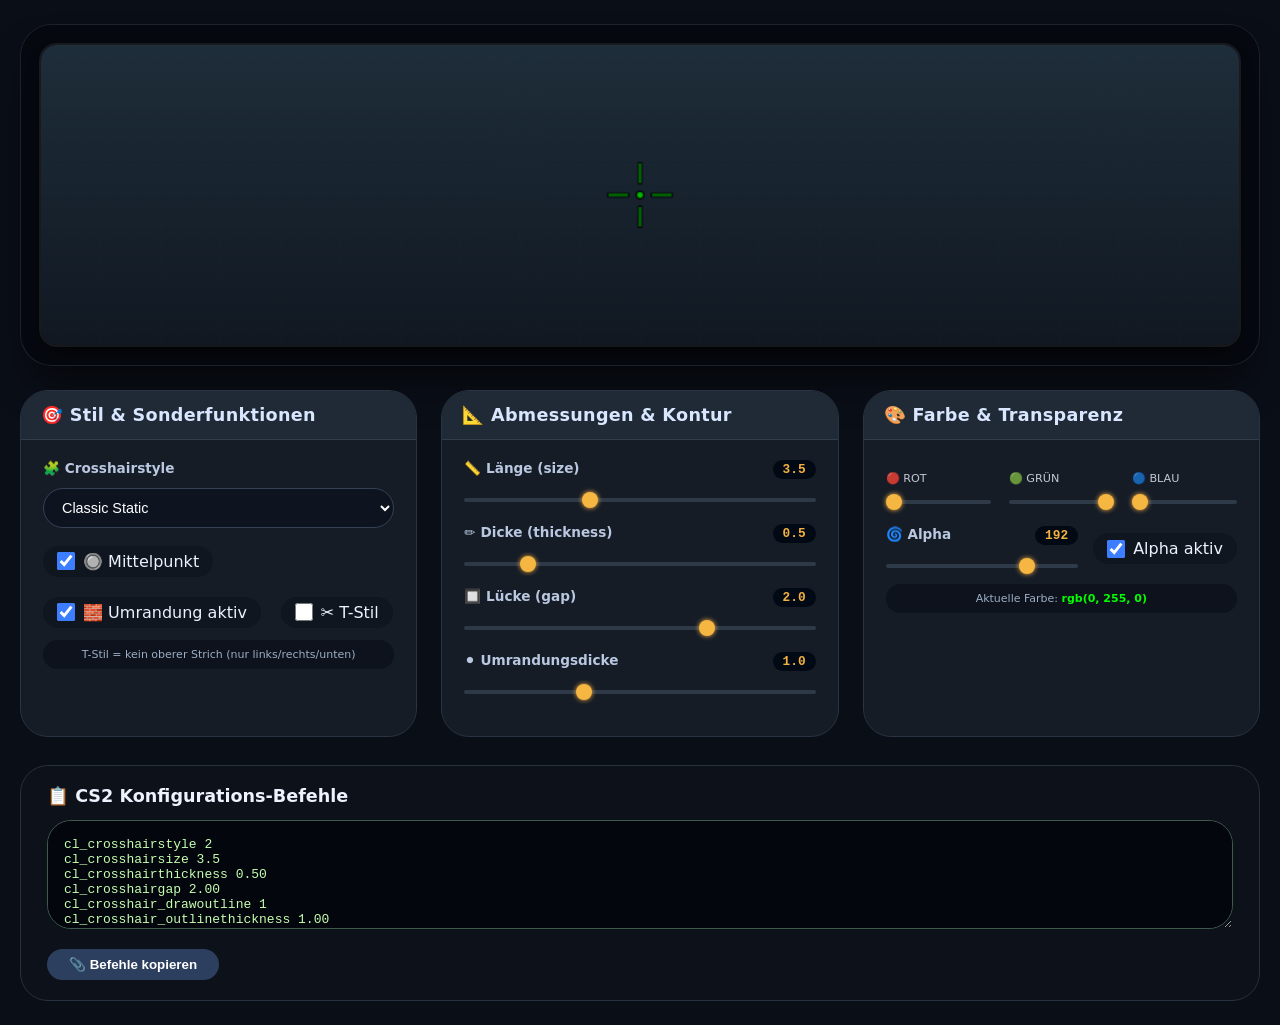
<file: page/test.html>
<!DOCTYPE html>
<html lang="de">
<head>
    <meta charset="UTF-8">
    <meta name="viewport" content="width=device-width, initial-scale=1.0, user-scalable=no">
    <title>CS2 Crosshair Generator | Pro Settings</title>
    <style>
        * {
            margin: 0;
            padding: 0;
            box-sizing: border-box;
        }

        body {
            background: #0a0e17;
            font-family: 'Segoe UI', 'Inter', system-ui, sans-serif;
            color: #eef2ff;
            padding: 24px 20px;
        }

        .main-container {
            max-width: 1400px;
            margin: 0 auto;
        }

        /* Live Vorschau Karte */
        .preview-card {
            background: #11161f;
            border-radius: 32px;
            overflow: hidden;
            margin-bottom: 24px;
            box-shadow: 0 25px 40px -12px rgba(0, 0, 0, 0.6);
            border: 1px solid rgba(255, 255, 255, 0.05);
        }

        .canvas-area {
            padding: 20px;
            display: flex;
            justify-content: center;
            background: #05080e;
        }

        canvas {
            display: block;
            border-radius: 16px;
            box-shadow: 0 0 0 2px rgba(255, 255, 255, 0.08), 0 10px 20px -8px black;
            width: 100%;
            height: auto;
            cursor: crosshair;
        }

        /* DREI HAUPT-KÄSTEN */
        .control-panels {
            display: grid;
            grid-template-columns: repeat(auto-fit, minmax(320px, 1fr));
            gap: 24px;
            margin-bottom: 28px;
        }

        .panel {
            background: #151c26;
            border-radius: 28px;
            backdrop-filter: blur(2px);
            border: 1px solid #2a3342;
            overflow: hidden;
        }

        .panel-header {
            background: #1f2a36;
            padding: 14px 20px;
            font-weight: 700;
            font-size: 1.1rem;
            letter-spacing: 0.3px;
            border-bottom: 1px solid #2f3c4b;
            display: flex;
            align-items: center;
            gap: 10px;
            color: #d9e6ff;
        }

        .panel-body {
            padding: 20px 22px;
        }

        .slider-group {
            margin-bottom: 18px;
        }

        .slider-group label {
            display: flex;
            justify-content: space-between;
            font-size: 0.85rem;
            font-weight: 600;
            margin-bottom: 8px;
            color: #b9c7e0;
        }

        .value-badge {
            background: #010a14;
            padding: 2px 10px;
            border-radius: 40px;
            font-family: monospace;
            font-size: 0.8rem;
            color: #f5b042;
        }

        input[type="range"] {
            width: 100%;
            height: 4px;
            -webkit-appearance: none;
            background: #2e3a48;
            border-radius: 10px;
            outline: none;
        }

        input[type="range"]::-webkit-slider-thumb {
            -webkit-appearance: none;
            width: 16px;
            height: 16px;
            background: #f5b642;
            border-radius: 50%;
            cursor: pointer;
            box-shadow: 0 0 5px #ffb347;
            border: none;
        }

        input[type="range"]:disabled {
            opacity: 0.4;
            cursor: not-allowed;
        }

        .color-triplet {
            display: flex;
            gap: 18px;
            margin-top: 12px;
            flex-wrap: wrap;
        }

        .color-channel {
            flex: 1;
        }

        .color-channel span {
            font-size: 0.7rem;
            opacity: 0.8;
            display: block;
            margin-bottom: 4px;
        }

        .alpha-row {
            margin-top: 18px;
            display: flex;
            align-items: center;
            gap: 15px;
            flex-wrap: wrap;
        }

        .alpha-row .slider-group {
            flex: 2;
            margin-bottom: 0;
        }

        .checkbox-row {
            display: flex;
            flex-wrap: wrap;
            gap: 20px;
            margin-top: 18px;
            align-items: center;
        }

        .checkbox-item {
            display: flex;
            align-items: center;
            gap: 8px;
            cursor: pointer;
            background: #0f1620;
            padding: 6px 14px;
            border-radius: 40px;
            transition: 0.05s linear;
        }

        .checkbox-item input {
            width: 18px;
            height: 18px;
            accent-color: #3c7eff;
            cursor: pointer;
        }

        select {
            background: #0e141f;
            border: 1px solid #364153;
            color: white;
            padding: 10px 14px;
            border-radius: 24px;
            width: 100%;
            font-weight: 500;
            font-size: 0.9rem;
            cursor: pointer;
            margin-top: 4px;
        }

        .config-footer {
            background: #0d1119;
            border-radius: 28px;
            padding: 20px 26px;
            border: 1px solid #273140;
            margin-top: 12px;
        }

        .config-footer h3 {
            margin: 0 0 14px 0;
            font-size: 1.1rem;
            display: flex;
            align-items: center;
            gap: 8px;
        }

        textarea {
            width: 100%;
            background: #03060c;
            color: #c6ffb0;
            font-family: 'Fira Code', monospace;
            font-size: 13px;
            padding: 16px;
            border-radius: 24px;
            border: 1px solid #3e5a4b;
            resize: vertical;
            white-space: pre;
        }

        button {
            background: #2c3f5e;
            border: none;
            color: white;
            padding: 8px 22px;
            border-radius: 40px;
            font-weight: bold;
            margin-top: 16px;
            cursor: pointer;
            transition: all 0.1s;
        }

        button:hover {
            background: #3e6090;
            transform: scale(0.98);
        }

        .info-note {
            font-size: 11px;
            margin-top: 12px;
            background: #0e121c;
            border-radius: 30px;
            padding: 8px 12px;
            color: #9aaec5;
            text-align: center;
        }
    </style>
</head>
<body>
<div class="main-container">
    <!-- Live Vorschau -->
    <div class="preview-card">
        <div class="canvas-area">
            <canvas id="crosshairCanvas" width="800" height="200" style="max-width:100%; height:auto; aspect-ratio:800/200"></canvas>
        </div>
    </div>

    <!-- Drei Kästen -->
    <div class="control-panels">
        <!-- KASTEN 1: Stil & Sonderfunktionen -->
        <div class="panel">
            <div class="panel-header">🎯 Stil & Sonderfunktionen</div>
            <div class="panel-body">
                <div class="slider-group">
                    <label>🧩 Crosshairstyle</label>
                    <select id="crosshairStyle">
                        <option value="0">Classic</option>
                        <option value="1">Legacy</option>
                        <option value="2" selected>Classic Static</option>
                    </select>
                </div>
                <div class="checkbox-row">
                    <label class="checkbox-item"><input type="checkbox" id="dotCheckbox" checked> 🔘 Mittelpunkt</label>
                    <label class="checkbox-item"><input type="checkbox" id="outlineCheckbox" checked> 🧱 Umrandung aktiv</label>
                    <label class="checkbox-item"><input type="checkbox" id="tStyleCheckbox"> ✂️ T-Stil</label>
                </div>
                <div class="info-note">T-Stil = kein oberer Strich (nur links/rechts/unten)</div>
            </div>
        </div>

        <!-- KASTEN 2: Abmessungen & Kontur -->
        <div class="panel">
            <div class="panel-header">📐 Abmessungen & Kontur</div>
            <div class="panel-body">
                <div class="slider-group">
                    <label>📏 Länge (size) <span class="value-badge" id="lengthVal">3.5</span></label>
                    <input type="range" id="lengthSlider" min="0" max="10" step="0.1" value="3.5">
                </div>
                <div class="slider-group">
                    <label>✏️ Dicke (thickness) <span class="value-badge" id="thickVal">0.5</span></label>
                    <input type="range" id="thickSlider" min="0" max="3" step="0.1" value="0.5">
                </div>
                <div class="slider-group">
                    <label>🔲 Lücke (gap) <span class="value-badge" id="gapVal">2.0</span></label>
                    <input type="range" id="gapSlider" min="-5" max="5" step="0.1" value="2">
                </div>
                <div class="slider-group">
                    <label>⚫ Umrandungsdicke <span class="value-badge" id="outlineVal">1.0</span></label>
                    <input type="range" id="outlineSlider" min="0" max="3" step="0.1" value="1">
                </div>
            </div>
        </div>

        <!-- KASTEN 3: Farbe & Transparenz -->
        <div class="panel">
            <div class="panel-header">🎨 Farbe & Transparenz</div>
            <div class="panel-body">
                <div class="color-triplet">
                    <div class="color-channel"><span>🔴 ROT</span><input type="range" id="redSlider" min="0" max="255" value="0" step="1"></div>
                    <div class="color-channel"><span>🟢 GRÜN</span><input type="range" id="greenSlider" min="0" max="255" value="255" step="1"></div>
                    <div class="color-channel"><span>🔵 BLAU</span><input type="range" id="blueSlider" min="0" max="255" value="0" step="1"></div>
                </div>
                <div class="alpha-row">
                    <div class="slider-group" style="flex:2">
                        <label>🌀 Alpha <span class="value-badge" id="alphaVal">192</span></label>
                        <input type="range" id="alphaSlider" min="0" max="255" value="192" step="1">
                    </div>
                    <label class="checkbox-item"><input type="checkbox" id="alphaActiveCheckbox" checked> Alpha aktiv</label>
                </div>
                <div class="info-note" style="margin-top:12px">
                    Aktuelle Farbe: <span id="currentColorPreview" style="font-weight:bold; color:#ffaa66;">rgb(0,255,0)</span>
                </div>
            </div>
        </div>
    </div>

    <!-- Config Ausgabe -->
    <div class="config-footer">
        <h3>📋 CS2 Konfigurations-Befehle</h3>
        <textarea id="configTextArea" rows="5" readonly></textarea>
        <button id="copyBtn">📎 Befehle kopieren</button>
    </div>
</div>

<script>
    (function() {
        const canvas = document.getElementById('crosshairCanvas');
        const ctx = canvas.getContext('2d');
        
        canvas.width = 800;
        canvas.height = 200;
        
        // DOM Elements
        const styleSelect = document.getElementById('crosshairStyle');
        const dotCheckbox = document.getElementById('dotCheckbox');
        const tStyleCheckbox = document.getElementById('tStyleCheckbox');
        const outlineCheckbox = document.getElementById('outlineCheckbox');
        const lengthSlider = document.getElementById('lengthSlider');
        const thickSlider = document.getElementById('thickSlider');
        const gapSlider = document.getElementById('gapSlider');
        const outlineSlider = document.getElementById('outlineSlider');
        const redSlider = document.getElementById('redSlider');
        const greenSlider = document.getElementById('greenSlider');
        const blueSlider = document.getElementById('blueSlider');
        const alphaSlider = document.getElementById('alphaSlider');
        const alphaActiveCheckbox = document.getElementById('alphaActiveCheckbox');
        
        // Value displays
        const lengthVal = document.getElementById('lengthVal');
        const thickVal = document.getElementById('thickVal');
        const gapVal = document.getElementById('gapVal');
        const outlineVal = document.getElementById('outlineVal');
        const alphaVal = document.getElementById('alphaVal');
        const currentColorPreview = document.getElementById('currentColorPreview');
        
        // State
        let state = {
            style: 2,
            dot: true,
            tStyle: false,
            outlineActive: true,
            length: 3.5,
            thickness: 0.5,
            gap: 2.0,
            outlineThickness: 1.0,
            r: 0,
            g: 255,
            b: 0,
            alpha: 192,
            alphaActive: true
        };
        
        function updateState() {
            state.style = parseInt(styleSelect.value);
            state.dot = dotCheckbox.checked;
            state.tStyle = tStyleCheckbox.checked;
            state.outlineActive = outlineCheckbox.checked;
            state.length = parseFloat(lengthSlider.value);
            state.thickness = parseFloat(thickSlider.value);
            state.gap = parseFloat(gapSlider.value);
            state.outlineThickness = parseFloat(outlineSlider.value);
            state.r = parseInt(redSlider.value);
            state.g = parseInt(greenSlider.value);
            state.b = parseInt(blueSlider.value);
            state.alpha = parseInt(alphaSlider.value);
            state.alphaActive = alphaActiveCheckbox.checked;
            
            lengthVal.innerText = state.length.toFixed(1);
            thickVal.innerText = state.thickness.toFixed(1);
            gapVal.innerText = state.gap.toFixed(1);
            outlineVal.innerText = state.outlineThickness.toFixed(1);
            alphaVal.innerText = state.alpha;
            currentColorPreview.innerText = `rgb(${state.r}, ${state.g}, ${state.b})`;
            currentColorPreview.style.color = `rgb(${state.r}, ${state.g}, ${state.b})`;
            
            // Alpha Slider deaktivieren wenn nötig
            alphaSlider.disabled = !state.alphaActive;
        }
        
        // Hintergrund zeichnen
        function drawBackground(ctx, w, h) {
            const grad = ctx.createLinearGradient(0, 0, 0, h);
            grad.addColorStop(0, "#1e2e3a");
            grad.addColorStop(1, "#111822");
            ctx.fillStyle = grad;
            ctx.fillRect(0, 0, w, h);
            
            ctx.strokeStyle = "#2a3a4822";
            ctx.lineWidth = 0.5;
            for (let i = 0; i < w; i += 40) {
                ctx.beginPath();
                ctx.moveTo(i, 0);
                ctx.lineTo(i, h);
                ctx.stroke();
            }
            for (let i = 0; i < h; i += 40) {
                ctx.beginPath();
                ctx.moveTo(0, i);
                ctx.lineTo(w, i);
                ctx.stroke();
            }
        }
        
        // Ultra helle Farben (verdoppeln)
        function ultraBrighten(value) {
            return Math.min(255, value * 2);
        }
        
        // ============================================================
        // PERFEKTE CROSSHAIR ZEICHNUNG
        // - Korrekte Skalierung von Length, Thickness, Gap
        // - Ultra-helle Farben
        // - Vollständige Umrandung (50% reduziert)
        // - Alpha auf alles angewendet
        // ============================================================
        function drawCrosshair(ctx, cx, cy) {
            const { length, gap, thickness, outlineThickness, r, g, b, alpha, dot, tStyle, outlineActive, alphaActive } = state;
            
            // Ultra helle Farben
            let brightR = ultraBrighten(r);
            let brightG = ultraBrighten(g);
            let brightB = ultraBrighten(b);
            
            const finalAlpha = alphaActive ? alpha : 255;
            const mainColor = `rgba(${brightR}, ${brightG}, ${brightB}, ${finalAlpha / 255})`;
            const outlineColor = "rgba(0, 0, 0, 255)";
            
            // Pixel-Skalierung
            const pixelLength = Math.max(4, length * 3.75);
            const pixelThickness = Math.max(1, Math.round(thickness * 2.0));
            const pixelGapOffset = gap * 4;
            
            // Umrandung (50% reduziert: Faktor 0.9 statt 1.8)
            const pixelOutline = (outlineActive && outlineThickness > 0) ? Math.max(0.5, outlineThickness * 0.9) : 0;
            
            const halfThick = pixelThickness / 2;
            
            // Arme definieren
            let arms = [
                { dirX: 0, dirY: -1, name: "top" },
                { dirX: 0, dirY: 1, name: "bottom" },
                { dirX: -1, dirY: 0, name: "left" },
                { dirX: 1, dirY: 0, name: "right" }
            ];
            
            if (tStyle) {
                arms = arms.filter(arm => arm.name !== "top");
            }
            
            // Arme mit Umrandung zeichnen
            for (const arm of arms) {
                let rectX, rectY, rectW, rectH;
                
                if (arm.dirX !== 0) {
                    // Horizontaler Arm
                    const isRight = (arm.dirX === 1);
                    const startX = cx + (isRight ? pixelGapOffset : -pixelGapOffset - pixelLength);
                    rectX = startX;
                    rectY = cy - halfThick;
                    rectW = pixelLength;
                    rectH = pixelThickness;
                } else {
                    // Vertikaler Arm
                    const isDown = (arm.dirY === 1);
                    const startY = cy + (isDown ? pixelGapOffset : -pixelGapOffset - pixelLength);
                    rectX = cx - halfThick;
                    rectY = startY;
                    rectW = pixelThickness;
                    rectH = pixelLength;
                }
                
                // Umrandung
                if (pixelOutline > 0) {
                    ctx.fillStyle = outlineColor;
                    ctx.fillRect(
                        rectX - pixelOutline,
                        rectY - pixelOutline,
                        rectW + (pixelOutline * 2),
                        rectH + (pixelOutline * 2)
                    );
                }
                
                // Hauptfarbe
                ctx.fillStyle = mainColor;
                ctx.fillRect(rectX, rectY, rectW, rectH);
            }
            
            // Center Dot
            if (dot) {
                const dotSize = Math.max(4, pixelThickness * 1.5);
                const dotRadius = dotSize / 2;
                
                if (pixelOutline > 0) {
                    ctx.beginPath();
                    ctx.arc(cx, cy, dotRadius + pixelOutline, 0, Math.PI * 2);
                    ctx.fillStyle = outlineColor;
                    ctx.fill();
                }
                
                ctx.beginPath();
                ctx.arc(cx, cy, dotRadius, 0, Math.PI * 2);
                ctx.fillStyle = mainColor;
                ctx.fill();
            }
        }
        
        function render() {
            const w = canvas.width;
            const h = canvas.height;
            if (!ctx) return;
            
            drawBackground(ctx, w, h);
            drawCrosshair(ctx, w / 2, h / 2);
        }
        
        // Config generieren
        function generateConfig() {
            const s = state;
            const lines = [];
            lines.push(`cl_crosshairstyle ${s.style}`);
            lines.push(`cl_crosshairsize ${s.length.toFixed(1)}`);
            lines.push(`cl_crosshairthickness ${s.thickness.toFixed(2)}`);
            lines.push(`cl_crosshairgap ${s.gap.toFixed(2)}`);
            lines.push(`cl_crosshair_drawoutline ${s.outlineActive ? "1" : "0"}`);
            if (s.outlineActive && s.outlineThickness > 0) {
                lines.push(`cl_crosshair_outlinethickness ${s.outlineThickness.toFixed(2)}`);
            }
            lines.push(`cl_crosshaircolor_r ${s.r}`);
            lines.push(`cl_crosshaircolor_g ${s.g}`);
            lines.push(`cl_crosshaircolor_b ${s.b}`);
            lines.push(`cl_crosshairalpha ${s.alpha}`);
            lines.push(`cl_crosshairusealpha ${s.alphaActive ? "1" : "0"}`);
            lines.push(`cl_crosshairdot ${s.dot ? "1" : "0"}`);
            lines.push(`cl_crosshair_t ${s.tStyle ? "1" : "0"}`);
            return lines.join("\n");
        }
        
        function updateConfigText() {
            document.getElementById('configTextArea').value = generateConfig();
        }
        
        function refresh() {
            updateState();
            render();
            updateConfigText();
        }
        
        // Event Listeners
        const allInputs = [
            styleSelect, dotCheckbox, tStyleCheckbox, outlineCheckbox,
            lengthSlider, thickSlider, gapSlider, outlineSlider,
            redSlider, greenSlider, blueSlider, alphaSlider, alphaActiveCheckbox
        ];
        
        allInputs.forEach(input => {
            input.addEventListener('input', refresh);
            input.addEventListener('change', refresh);
        });
        
        // Copy Button
        document.getElementById('copyBtn').addEventListener('click', () => {
            const textarea = document.getElementById('configTextArea');
            textarea.select();
            document.execCommand('copy');
            const btn = document.getElementById('copyBtn');
            const originalText = btn.innerText;
            btn.innerText = "✅ Kopiert!";
            setTimeout(() => { btn.innerText = originalText; }, 1800);
        });
        
        refresh();
        window.addEventListener('resize', () => render());
    })();
</script>
</body>
</html>
</file>
<file: css/stylesheet.css>
/* === VARIABLEN === */
* {
  margin: 0;
  padding: 0;
  box-sizing: border-box;
}

:root {
  --bg-gradient: radial-gradient(circle at 10% 20%, #0a0a0f, #010101);
  --card-bg: rgba(8, 8, 16, 0.85);
  --text-color: #f0e6ff;
  --border-color: #ff44cc70;
  --accent: #ff44cc;
  --accent-glow: #ff44ff;
  --accent-light: #ff88ff;
  --accent-dark: #b200ff;
  --input-bg: #010104dd;
  --btn-bg: #1e1a2f;
  --tab-bg: #11101c;
}

body.theme-pink {
  --bg-gradient: radial-gradient(circle at 10% 20%, #0a0a0f, #010101);
  --card-bg: rgba(8, 8, 16, 0.85);
  --text-color: #f0e6ff;
  --border-color: #ff44cc70;
  --accent: #ff44cc;
  --accent-glow: #ff44ff;
  --accent-light: #ff88ff;
  --accent-dark: #b200ff;
  --input-bg: #010104dd;
  --btn-bg: #1e1a2f;
  --tab-bg: #11101c;
}
body.theme-red {
  --bg-gradient: radial-gradient(circle at 10% 20%, #0a0a0f, #010101);
  --card-bg: rgba(20, 5, 5, 0.85);
  --text-color: #ffe0e0;
  --border-color: #ff3333;
  --accent: #ff2222;
  --accent-glow: #ff0000;
  --accent-light: #ff6666;
  --accent-dark: #cc0000;
  --input-bg: #2a0000dd;
  --btn-bg: #3a1010;
  --tab-bg: #1a0505;
}
body.theme-yellow {
  --bg-gradient: radial-gradient(circle at 10% 20%, #0a0a0f, #010101);
  --card-bg: rgba(30, 30, 5, 0.85);
  --text-color: #ffffe0;
  --border-color: #ffcc33;
  --accent: #ffcc00;
  --accent-glow: #ffdd44;
  --accent-light: #ffdd77;
  --accent-dark: #cc9900;
  --input-bg: #2a2a00dd;
  --btn-bg: #3a3a10;
  --tab-bg: #1a1a05;
}
body.theme-green {
  --bg-gradient: radial-gradient(circle at 10% 20%, #0a0a0f, #010101);
  --card-bg: rgba(5, 30, 5, 0.85);
  --text-color: #e0ffe0;
  --border-color: #33ff33;
  --accent: #22cc22;
  --accent-glow: #44ff44;
  --accent-light: #66ff66;
  --accent-dark: #009900;
  --input-bg: #002a00dd;
  --btn-bg: #103a10;
  --tab-bg: #051a05;
}
body.theme-blue {
  --bg-gradient: radial-gradient(circle at 10% 20%, #0a0a0f, #010101);
  --card-bg: rgba(5, 5, 40, 0.85);
  --text-color: #e0e0ff;
  --border-color: #3399ff;
  --accent: #2288dd;
  --accent-glow: #44aaff;
  --accent-light: #77bbff;
  --accent-dark: #0066cc;
  --input-bg: #00002add;
  --btn-bg: #101a3a;
  --tab-bg: #05051a;
}

body {
  background: var(--bg-gradient);
  font-family: "Segoe UI", "Inter", "Fira Code", monospace;
  color: var(--text-color);
  padding: 1.5rem;
  transition: all 0.3s ease;
}
.app-container {
  max-width: 1600px;
  margin: 0 auto;
}
.header {
  display: flex;
  z-index: 1000;
  position: relative;
  align-items: center;
  justify-content: space-between;
  flex-wrap: wrap;
  gap: 1rem;
  margin-bottom: 2rem;
  background: var(--card-bg);
  backdrop-filter: blur(12px);
  border-radius: 2rem;
  padding: 1rem 2rem;
  border: 1px solid var(--border-color);
}
.logo-area {
  display: flex;
  align-items: center;
  gap: 1rem;
}
.logo-area img {
  height: 60px;
  width: auto;
  border-radius: 1rem;
  filter: drop-shadow(0 0 6px var(--accent));
}
.title h1 {
  font-size: 1.8rem;
  background: linear-gradient(
    135deg,
    #ffffff,
    var(--accent),
    var(--accent-dark)
  );
  -webkit-background-clip: text;
  background-clip: text;
  color: transparent;
}
.theme-selector {
  display: flex;
  gap: 0.3rem;
  background: var(--btn-bg);
  border-radius: 2rem;
  padding: 0.3rem;
  border: 1px solid var(--border-color);
  flex-wrap: wrap;
}
.theme-btn {
  background: transparent;
  border: none;
  border-radius: 1.5rem;
  padding: 0.4rem 0.8rem;
  font-size: 0.85rem;
  font-weight: bold;
  cursor: pointer;
  color: var(--text-color);
  transition: 0.2s;
}
.theme-btn.active {
  background: var(--accent);
  color: #0a0a0f;
  box-shadow: 0 0 8px var(--accent-glow);
}
.theme-btn:hover {
  background: var(--accent);
  color: #0a0a0f;
}
.tabs {
  display: flex;
  flex-wrap: wrap;
  gap: 0.8rem;
  margin-bottom: 2rem;
  border-bottom: 2px solid var(--border-color);
  padding-bottom: 0.5rem;
}
.tab-btn {
  background: var(--tab-bg);
  border: 1px solid var(--border-color);
  border-radius: 2rem;
  padding: 0.6rem 1.8rem;
  font-weight: bold;
  font-size: 1rem;
  color: var(--text-color);
  cursor: pointer;
  transition: 0.2s;
}
.tab-btn.active {
  background: var(--accent);
  border-color: var(--accent-glow);
  box-shadow: 0 0 10px var(--accent-glow);
  color: #0a0a0f;
}
.tab-content {
  display: none;
  animation: fade 0.2s ease;
}
.tab-content.active {
  display: block;
}
@keyframes fade {
  from {
    opacity: 0;
  }
  to {
    opacity: 1;
  }
}
.card {
  background: var(--card-bg);
  backdrop-filter: blur(12px);
  border-radius: 1.8rem;
  border: 1px solid var(--border-color);
  padding: 1.5rem;
  margin-bottom: 2rem;
  box-shadow: 0 8px 20px rgba(0, 0, 0, 0.3);
}
.card h2 {
  border-left: 5px solid var(--accent);
  padding-left: 1rem;
  margin-bottom: 1rem;
  font-size: 1.5rem;
}
.keyboard-main {
  display: flex;
  flex-wrap: wrap;
  gap: 2rem;
  justify-content: center;
  margin-bottom: 1.5rem;
}
.keyboard-section {
  background: #05040bc9;
  border-radius: 1.5rem;
  padding: 1rem;
  border: 1px solid var(--border-color);
}
.key-row {
  display: flex;
  flex-wrap: nowrap;
  justify-content: center;
  gap: 0.5rem;
  margin-bottom: 0.6rem;
}
.key {
  background: #0e0c1c;
  border: 1px solid #5a3a8a;
  border-radius: 0.8rem;
  padding: 0.7rem 0.5rem;
  min-width: 55px;
  text-align: center;
  font-weight: bold;
  font-family: monospace;
  font-size: 0.85rem;
  cursor: pointer;
  transition: 0.05s linear;
  color: var(--text-color);
}
body.theme-red .key {
  background: #2a0a0a;
  border-color: #aa3333;
}
body.theme-yellow .key {
  background: #2a2a0a;
  border-color: #aaaa33;
}
body.theme-green .key {
  background: #0a2a0a;
  border-color: #33aa33;
}
body.theme-blue .key {
  background: #0a0a2a;
  border-color: #3333aa;
}
.key:active {
  transform: scale(0.96);
  background: var(--accent);
}
.key.active-key {
  background: var(--accent);
  border-color: var(--accent-light);
  box-shadow: 0 0 8px var(--accent);
}
/* BIND-FARBEN für Tasten */
.key.bound-buy,
.numpad-key.bound-buy {
  background: #ff3333;
  border-color: #ff0000;
  box-shadow: 0 0 4px #ff0000;
}

.key.bound-script,
.numpad-key.bound-script {
  background: #2288dd;
  border-color: #44aaff;
  box-shadow: 0 0 4px #44aaff;
}

.key.bound-say,
.numpad-key.bound-say {
  background: #2a442a;
  border-color: #44cc44;
  box-shadow: 0 0 4px #44cc44;
}

.numpad-grid {
  display: grid;
  grid-template-columns: repeat(3, 1fr);
  gap: 0.6rem;
  margin-top: 0.5rem;
}
.numpad-key {
  background: #0e0c1c;
  border: 1px solid var(--border-color);
  border-radius: 1rem;
  padding: 0.6rem;
  text-align: center;
  font-weight: bold;
  cursor: pointer;
}
.numpad-key.bound-buy {
  background: #ff3333;
  border-color: #ff0000;
  box-shadow: 0 0 4px #ff0000;
}
.numpad-key.bound-script {
  background: #2288dd;
  border-color: #44aaff;
  box-shadow: 0 0 4px #44aaff;
}
.numpad-key.bound-say {
  background: #2a442a;
  border-color: #44cc44;
}

.category-row {
  display: flex;
  flex-wrap: wrap;
  gap: 0.8rem;
  margin: 1rem 0;
  border-bottom: 1px solid var(--border-color);
  padding-bottom: 0.8rem;
}
.cat-pill {
  background: var(--btn-bg);
  border-radius: 2rem;
  padding: 0.4rem 1.2rem;
  cursor: pointer;
  font-weight: bold;
  font-size: 0.9rem;
  transition: 0.1s;
  border: 1px solid transparent;
}
.cat-pill.active-cat {
  background: var(--accent);
  color: #0a0a0f;
  border-color: white;
  box-shadow: 0 0 6px var(--accent);
}
.items-grid {
  display: grid;
  grid-template-columns: repeat(auto-fill, minmax(140px, 1fr));
  gap: 0.7rem;
  max-height: 260px;
  overflow-y: auto;
  padding: 0.5rem;
  background: #03010860;
  border-radius: 1rem;
}
.weapon-item {
  background: var(--btn-bg);
  border-radius: 2rem;
  padding: 0.5rem 1rem;
  display: flex;
  justify-content: space-between;
  align-items: center;
  cursor: pointer;
  border: 1px solid var(--border-color);
}
.weapon-item:hover {
  background: var(--accent);
}
.add-icon {
  color: var(--accent-light);
  font-weight: bold;
}
.main-cat-buttons {
  display: flex;
  flex-wrap: wrap;
  gap: 1rem;
  margin-bottom: 1.5rem;
  padding-bottom: 1rem;
  border-bottom: 2px solid var(--border-color);
}
.main-cat-btn {
  background: linear-gradient(135deg, var(--btn-bg), #0e0c2a);
  border: 1px solid var(--accent);
  border-radius: 2.5rem;
  padding: 0.7rem 1.8rem;
  font-weight: bold;
  font-size: 1rem;
  cursor: pointer;
  transition: all 0.2s;
  color: var(--text-color);
}
.main-cat-btn.active-main {
  background: var(--accent);
  color: #0a0a0f;
  border-color: white;
  box-shadow: 0 0 12px var(--accent);
}
.main-cat-btn:hover {
  background: var(--accent);
  transform: translateY(-2px);
}
.subcat-buttons {
  display: none;
  flex-wrap: wrap;
  gap: 0.7rem;
  margin: 0.8rem 0 1rem 0;
  padding: 0.5rem 0;
  border-bottom: 1px dashed var(--border-color);
}
.subcat-buttons.visible {
  display: flex;
}
.subcat-btn {
  background: var(--btn-bg);
  border-radius: 2rem;
  padding: 0.4rem 1.2rem;
  font-weight: 600;
  font-size: 0.8rem;
  cursor: pointer;
  border: 1px solid var(--border-color);
  transition: 0.1s;
}
.subcat-btn.active-subcat {
  background: var(--accent);
  color: #0a0a0f;
  border-color: white;
  box-shadow: 0 0 8px var(--accent);
}
.config-grid {
  display: none;
  grid-template-columns: repeat(auto-fill, minmax(480px, 1fr));
  gap: 0.8rem;
  margin-top: 1rem;
  background: #05040aa0;
  border-radius: 1.2rem;
  padding: 0.6rem;
  max-height: 500px;
  overflow-y: auto;
}
.config-grid.visible {
  display: grid;
}
.config-item {
  background: var(--btn-bg);
  border-radius: 1.2rem;
  padding: 0.8rem;
  border-left: 3px solid var(--accent);
  transition: 0.1s;
  display: flex;
  flex-direction: column;
  gap: 0.5rem;
  cursor: pointer;
}
.config-item:hover {
  background: var(--accent);
}
.config-cmd {
  font-family: monospace;
  font-size: 0.8rem;
  background: var(--input-bg);
  padding: 0.2rem 0.5rem;
  border-radius: 0.6rem;
  display: inline-block;
  margin: 0.2rem 0;
  word-break: break-all;
}
.config-desc {
  font-size: 0.7rem;
  opacity: 0.8;
  margin-top: 0.2rem;
  line-height: 1.3;
}
.config-select {
  background: var(--btn-bg);
  border: 1px solid var(--accent);
  border-radius: 0.6rem;
  padding: 0.3rem;
  color: var(--text-color);
  font-family: monospace;
  font-size: 0.75rem;
  cursor: pointer;
}
.config-select:hover {
  background: var(--accent);
}
.config-preview {
  font-family: monospace;
  font-size: 0.7rem;
  background: var(--accent);
  padding: 0.2rem 0.4rem;
  border-radius: 0.4rem;
  word-break: break-all;
}
.takeover-btn {
  background: linear-gradient(135deg, var(--accent), var(--accent-dark));
  border: none;
  border-radius: 1.5rem;
  padding: 0.3rem 0.8rem;
  font-size: 0.7rem;
  font-weight: bold;
  color: white;
  cursor: pointer;
  transition: 0.1s;
  margin-top: 0.3rem;
  align-self: flex-start;
}
.takeover-btn.success {
  background: linear-gradient(135deg, #00c853, #009624);
  box-shadow: 0 0 8px #00ff66;
}
.takeover-btn:hover {
  transform: scale(1.02);
  box-shadow: 0 0 8px var(--accent);
}
.config-item-header {
  display: flex;
  justify-content: space-between;
  align-items: flex-start;
  gap: 0.5rem;
}
.config-info {
  flex: 1;
}
textarea {
  width: 100%;
  background: var(--input-bg);
  border: 1px solid var(--accent);
  border-radius: 1rem;
  padding: 0.8rem;
  color: var(--text-color);
  font-family: "Fira Code", monospace;
  resize: vertical;
}
button.glow {
  background: var(--btn-bg);
  border: 1px solid var(--accent);
  border-radius: 2rem;
  padding: 0.6rem 1.4rem;
  font-weight: bold;
  margin: 0.4rem 0.4rem 0 0;
  cursor: pointer;
  color: var(--text-color);
  transition: 0.2s;
}
button.glow:hover {
  background: var(--accent);
  box-shadow: 0 0 8px var(--accent);
  color: #0a0a0f;
}
.saved-binds {
  background: #00000070;
  border-radius: 1rem;
  padding: 0.8rem;
  font-family: monospace;
  font-size: 0.8rem;
  max-height: 300px;
  overflow-y: auto;
}
.bind-entry {
  border-left: 3px solid var(--accent);
  padding: 0.5rem 0.5rem;
  margin: 0.4rem 0;
  word-break: break-all;
  cursor: pointer;
  background: #0c0a18;
  border-radius: 0.5rem;
  transition: 0.1s;
}
.bind-entry:hover {
  background: var(--accent);
}
.bind-key {
  color: var(--accent-light);
  font-weight: bold;
  display: inline-block;
  min-width: 60px;
}
.bind-command {
  color: #aaffdd;
}
.empty-message {
  color: var(--accent-light);
  font-style: italic;
  padding: 0.5rem;
  text-align: center;
}
.start-opt-item {
  background: var(--btn-bg);
  border-radius: 1rem;
  padding: 0.8rem;
  display: flex;
  flex-direction: column;
  gap: 0.5rem;
  border: 1px solid var(--border-color);
  min-width: 180px;
}
.start-opt-header {
  display: flex;
  align-items: center;
  gap: 0.8rem;
}
.start-opt-header input[type="checkbox"] {
  width: 18px;
  height: 18px;
  cursor: pointer;
  accent-color: var(--accent);
}
.start-opt-header label {
  font-weight: bold;
  cursor: pointer;
  font-family: monospace;
  font-size: 0.9rem;
}
.start-opt-desc {
  font-size: 0.7rem;
  opacity: 0.7;
  margin-left: 1.8rem;
}
.start-opt-select {
  background: var(--btn-bg);
  border: 1px solid var(--accent);
  border-radius: 0.6rem;
  padding: 0.3rem;
  color: var(--text-color);
  font-family: monospace;
  font-size: 0.75rem;
  cursor: pointer;
  margin-left: 1.8rem;
}
.start-opt-select:hover {
  background: var(--accent);
}
.start-options-grid {
  display: grid;
  grid-template-columns: repeat(auto-fit, minmax(220px, 1fr));
  gap: 1rem;
  margin-bottom: 1.5rem;
}
.start-result {
  background: var(--input-bg);
  border-radius: 1rem;
  padding: 1rem;
  margin: 1rem 0;
  font-family: "Fira Code", monospace;
  word-break: break-all;
}
.info-box {
  background: var(--accent);
  border-left: 3px solid var(--accent-dark);
  border-radius: 0.8rem;
  padding: 0.8rem;
  margin-bottom: 1rem;
  font-size: 0.85rem;
  color: #0a0a0f;
}
.info-box code {
  background: #00000060;
  padding: 0.2rem 0.4rem;
  border-radius: 0.3rem;
  color: white;
}
.info-hint {
  background: var(--accent);
  border-radius: 1rem;
  padding: 0.5rem 1rem;
  margin-bottom: 1rem;
  font-size: 0.85rem;
  color: #0a0a0f;
}
.layout-toggle-container {
  display: flex;
  justify-content: flex-end;
  margin-bottom: 1rem;
}
.config-list-container {
  margin-top: 1.5rem;
  border-top: 1px solid var(--border-color);
  padding-top: 1rem;
}
.config-list-title {
  font-size: 1.1rem;
  margin-bottom: 0.8rem;
  color: var(--accent-light);
}

.presets-grid {
  display: grid;
  grid-template-columns: repeat(auto-fill, minmax(280px, 1fr));
  gap: 1rem;
  margin-bottom: 1.5rem;
}
.preset-card {
  background: var(--btn-bg);
  border: 1px solid var(--border-color);
  border-radius: 1.2rem;
  padding: 1rem;
  transition: 0.1s;
  cursor: pointer;
}
.preset-card:hover {
  background: var(--accent);
  transform: translateY(-2px);
}
.preset-card.active-preset-card {
  background: linear-gradient(135deg, #00c853, #009624);
  border-color: #00ff66;
  box-shadow: 0 0 12px #00ff66;
  color: white;
}
.preset-card h3 {
  font-size: 1.1rem;
  margin-bottom: 0.3rem;
}
.preset-card p {
  font-size: 0.7rem;
  opacity: 0.8;
}
.preset-badge {
  display: inline-block;
  background: var(--accent);
  color: #0a0a0f;
  border-radius: 1rem;
  padding: 0.2rem 0.6rem;
  font-size: 0.65rem;
  margin-top: 0.5rem;
}
.active-preset-card .preset-badge {
  background: white;
  color: #009624;
}

.config-subtabs {
  display: flex;
  gap: 0.5rem;
  margin-bottom: 1.5rem;
  border-bottom: 1px solid var(--border-color);
  padding-bottom: 0.5rem;
}
.config-subtab {
  background: var(--btn-bg);
  border: 1px solid var(--border-color);
  border-radius: 2rem;
  padding: 0.4rem 1.2rem;
  font-size: 0.85rem;
  cursor: pointer;
  transition: 0.1s;
}
.config-subtab.active {
  background: var(--accent);
  color: #0a0a0f;
  border-color: white;
  box-shadow: 0 0 8px var(--accent);
}
.config-subtab:hover {
  background: var(--accent);
}
.config-sub-content {
  display: none;
}
.config-sub-content.active {
  display: block;
}

.script-templates-vertical {
  display: flex;
  flex-direction: column;
  gap: 0.8rem;
  margin-top: 0.5rem;
}
.script-template-item-vertical {
  background: var(--btn-bg);
  border: 1px solid var(--border-color);
  border-radius: 1.2rem;
  padding: 0.8rem;
  cursor: pointer;
  transition: 0.1s;
  border-left: 3px solid var(--accent);
}
.script-template-item-vertical:hover {
  background: var(--accent);
  transform: translateX(4px);
}
.script-template-name {
  font-weight: bold;
  font-size: 0.9rem;
  margin-bottom: 0.3rem;
}
.script-template-desc-vertical {
  font-size: 0.7rem;
  opacity: 0.8;
  line-height: 1.4;
}

.info-text {
  font-size: 0.7rem;
  margin-top: 0.5rem;
  color: var(--accent-light);
}
.selected-key-info {
  background: var(--accent);
  color: #0a0a0f;
  padding: 0.2rem 0.6rem;
  border-radius: 1rem;
  font-size: 0.7rem;
  display: inline-block;
  margin-left: 0.5rem;
}

/* System Analyzer Stil */
.analyzer-container {
  display: flex;
  flex-wrap: wrap;
  gap: 1.5rem;
  margin-bottom: 1.5rem;
}
.analyzer-system {
  flex: 1;
  min-width: 280px;
}
.analyzer-config-grid {
  display: grid;
  grid-template-columns: repeat(auto-fit, minmax(280px, 1fr));
  gap: 1.5rem;
  margin-bottom: 1.5rem;
}
.analyzer-card {
  background: var(--btn-bg);
  border-radius: 1.2rem;
  border: 1px solid var(--border-color);
  padding: 1rem;
}
.analyzer-card h3 {
  font-size: 1rem;
  margin-bottom: 0.8rem;
  display: flex;
  align-items: center;
  gap: 0.5rem;
  border-left: 3px solid var(--accent);
  padding-left: 0.6rem;
}
.analyzer-card h3 i {
  font-size: 1rem;
}
.analyzer-select-group {
  margin-bottom: 0.8rem;
}
.analyzer-select-group label {
  display: block;
  font-size: 0.7rem;
  text-transform: uppercase;
  letter-spacing: 1px;
  color: var(--accent-light);
  margin-bottom: 0.2rem;
}
.analyzer-select-group select {
  width: 100%;
  padding: 0.5rem 0.7rem;
  background: var(--input-bg);
  border: 1px solid var(--border-color);
  border-radius: 0.8rem;
  color: var(--text-color);
  font-size: 0.8rem;
  cursor: pointer;
}
.analyzer-select-group select:focus {
  outline: none;
  border-color: var(--accent);
}
.analyzer-checkbox-group {
  display: flex;
  align-items: center;
  gap: 0.5rem;
  margin-top: 0.5rem;
  padding: 0.3rem 0;
}
.analyzer-checkbox-group label {
  font-size: 0.8rem;
  cursor: pointer;
  display: flex;
  align-items: center;
  gap: 0.3rem;
}
.analyzer-checkbox-group input {
  accent-color: var(--accent);
  width: 16px;
  height: 16px;
  cursor: pointer;
}
.analyzer-score-section {
  background: var(--input-bg);
  border-radius: 1.2rem;
  border: 1px solid var(--border-color);
  padding: 1rem;
  margin-top: 1rem;
}
.analyzer-score-panel {
  display: flex;
  flex-wrap: wrap;
  gap: 1rem;
  justify-content: space-between;
  align-items: center;
}
.analyzer-score-number {
  font-size: 2.5rem;
  font-weight: 800;
  background: linear-gradient(135deg, #f59e0b, #a855f7);
  -webkit-background-clip: text;
  background-clip: text;
  color: transparent;
  line-height: 1;
}
.analyzer-score-label {
  font-size: 0.7rem;
  color: var(--accent-light);
  margin-top: 0.2rem;
}
.analyzer-meter-bar {
  height: 8px;
  background: var(--btn-bg);
  border-radius: 10px;
  margin: 0.5rem 0;
  overflow: hidden;
  width: 200px;
}
.analyzer-meter-fill {
  width: 0%;
  height: 100%;
  background: linear-gradient(90deg, #f59e0b, #a855f7);
  border-radius: 10px;
  transition: width 0.3s ease;
}
.analyzer-score-tips {
  flex: 1;
  background: rgba(0, 0, 0, 0.2);
  border-radius: 1rem;
  padding: 0.6rem 1rem;
  border-left: 3px solid #f59e0b;
}
.analyzer-score-tips h4 {
  font-size: 0.85rem;
  margin-bottom: 0.3rem;
  color: #fbbf24;
  display: flex;
  align-items: center;
  gap: 0.3rem;
}
.analyzer-settings-list {
  list-style: none;
  margin-top: 0.3rem;
}
.analyzer-settings-list li {
  font-size: 0.7rem;
  padding: 0.1rem 0;
  display: flex;
  gap: 0.3rem;
  align-items: center;
}
.analyzer-optimization-list {
  margin-top: 1rem;
  padding-top: 0.8rem;
  border-top: 1px solid var(--border-color);
}
.analyzer-optimization-list h5 {
  font-size: 0.75rem;
  color: var(--accent-light);
  margin-bottom: 0.5rem;
  display: flex;
  align-items: center;
  gap: 0.3rem;
}
.analyzer-optimization-items {
  display: flex;
  font-size: 0.75rem;
  flex-direction: column;
  gap: 0.3rem;
}
.analyzer-opt-tip {
  background: rgba(0, 0, 0, 0.2);
  border-radius: 0.5rem;
  padding: 0.3rem 0.6rem;
  font-size: 0.8rem;
  border-left: 2px solid var(--accent);
}
.analyzer-disclaimer {
  background: rgba(245, 158, 11, 0.1);
  border-left: 3px solid #f59e0b;
  padding: 0.6rem 0.8rem;
  border-radius: 0.8rem;
  margin-top: 0.8rem;
  font-size: 0.65rem;
  color: #fbbf24;
}
.analyzer-legend {
  background: rgba(0, 0, 0, 0.2);
  border-radius: 1rem;
  padding: 0.6rem 1rem;
  margin-top: 1rem;
  display: flex;
  flex-wrap: wrap;
  justify-content: center;
  gap: 1rem;
  border: 1px solid var(--border-color);
}
.analyzer-legend-item {
  display: flex;
  align-items: center;
  gap: 0.4rem;
  font-size: 0.7rem;
}
.analyzer-legend-color {
  width: 12px;
  height: 12px;
  border-radius: 3px;
}
.analyzer-empty-state {
  text-align: center;
  padding: 1.5rem;
  color: var(--accent-light);
}
.analyzer-empty-state i {
  font-size: 2rem;
  margin-bottom: 0.5rem;
  opacity: 0.5;
}

.say-type-selector {
  display: flex;
  gap: 1rem;
  align-items: center;
  margin-bottom: 0.8rem;
  padding: 0.5rem;
  background: var(--input-bg);
  border-radius: 0.8rem;
}
.say-type-selector label {
  display: flex;
  align-items: center;
  gap: 0.4rem;
  cursor: pointer;
  font-size: 0.8rem;
}
.say-type-selector input[type="radio"] {
  accent-color: var(--accent);
  width: 14px;
  height: 14px;
  cursor: pointer;
}

/* ======================== PING RADAR STYLES ======================== */
.ping-result {
  background: var(--btn-bg);
  border-radius: 0.8rem;
  padding: 0.6rem 1rem;
  display: flex;
  align-items: center;
  justify-content: space-between;
  flex-wrap: wrap;
  gap: 0.5rem;
  border-left: 4px solid;
  transition: 0.1s;
}

.ping-excellent {
  border-left-color: #00ff66;
  background: rgba(0, 255, 102, 0.1);
}
.ping-good {
  border-left-color: #aaff66;
  background: rgba(170, 255, 102, 0.1);
}
.ping-ok {
  border-left-color: #ffaa66;
  background: rgba(255, 170, 102, 0.1);
}
.ping-bad {
  border-left-color: #ff6666;
  background: rgba(255, 102, 102, 0.1);
}
.ping-timeout {
  border-left-color: #666666;
  background: rgba(102, 102, 102, 0.1);
  opacity: 0.7;
}

.ping-region {
  font-weight: bold;
  min-width: 150px;
}
.ping-latency {
  font-family: monospace;
  font-size: 1.1rem;
  font-weight: bold;
  min-width: 70px;
}
.ping-status {
  font-size: 0.7rem;
  padding: 0.2rem 0.5rem;
  border-radius: 1rem;
  white-space: nowrap;
}
.ping-status-ping-excellent {
  background: #00ff66;
  color: #000;
}
.ping-status-ping-good {
  background: #aaff66;
  color: #000;
}
.ping-status-ping-ok {
  background: #ffaa66;
  color: #000;
}
.ping-status-ping-bad {
  background: #ff6666;
  color: #fff;
}
.ping-status-ping-timeout {
  background: #666;
  color: #fff;
}

.ping-meter {
  flex: 1;
  height: 6px;
  background: rgba(255, 255, 255, 0.2);
  border-radius: 3px;
  overflow: hidden;
  max-width: 200px;
}
.ping-meter-fill {
  height: 100%;
  width: 0%;
  transition: width 0.3s ease;
  border-radius: 3px;
}
.history-entry {
  margin-bottom: 0.5rem;
  padding: 0.4rem;
  background: rgba(0, 0, 0, 0.25);
  border-radius: 0.5rem;
  border-left: 3px solid var(--accent);
}

.history-time {
  font-size: 0.65rem;
  color: var(--accent-light);
  margin-bottom: 0.3rem;
}

.history-badges {
  display: flex;
  flex-wrap: wrap;
  gap: 0.3rem;
}

.ping-badge {
  font-size: 0.65rem;
  padding: 0.15rem 0.4rem;
  border-radius: 1rem;
  font-family: monospace;
  display: inline-block;
}

.ping-badge-good {
  background: rgba(0, 255, 102, 0.2);
  color: #aaff66;
  border: 1px solid #00ff66;
}

.ping-badge-ok {
  background: rgba(255, 170, 102, 0.2);
  color: #ffaa66;
  border: 1px solid #ffaa66;
}

.ping-badge-bad {
  background: rgba(255, 102, 102, 0.2);
  color: #ff8888;
  border: 1px solid #ff6666;
}

.ping-badge-to {
  background: rgba(102, 102, 102, 0.3);
  color: #aaaaaa;
  border: 1px solid #666666;
}

.history-average {
  background: rgba(var(--accent-rgb, 255, 68, 204), 0.15);
  border-left: 3px solid var(--accent);
  margin-top: 0.3rem;
}

.history-average .history-time {
  color: var(--accent);
  font-weight: bold;
}

/* Tabellen-Styling */
#pingHistory table {
  font-family: monospace;
}

#pingHistory th {
  font-weight: bold;
  color: var(--accent-light);
}

#pingHistory td {
  transition: background 0.1s ease;
}

#pingHistory tr:hover td {
  background: rgba(255, 255, 255, 0.05);
}

@media (max-width: 768px) {
  #pingHistory {
    font-size: 0.7rem;
  }
  #pingHistory th,
  #pingHistory td {
    padding: 0.3rem !important;
  }
}
/* BENDS TAB STYLES */
.bind-type-area {
  display: none;
}
.bind-type-area.active {
  display: block;
}

#bindsCategoryList {
  display: flex;
  flex-wrap: wrap;
  gap: 0.8rem;
  margin: 1rem 0;
  border-bottom: 1px solid var(--border-color);
  padding-bottom: 0.8rem;
}

#bindsItemsGrid {
  display: grid;
  grid-template-columns: repeat(auto-fill, minmax(140px, 1fr));
  gap: 0.7rem;
  max-height: 260px;
  overflow-y: auto;
  padding: 0.5rem;
  background: #03010860;
  border-radius: 1rem;
  margin-bottom: 1rem;
}

#bindsBuyCommandInput,
#bindsSayCommandInput,
#bindsScriptCommandsArea {
  width: 100%;
  background: var(--input-bg);
  border: 1px solid var(--accent);
  border-radius: 1rem;
  padding: 0.8rem;
  color: var(--text-color);
  font-family: "Fira Code", monospace;
  margin-bottom: 0.5rem;
}

#bindsScriptNameInput {
  background: var(--input-bg);
  border: 1px solid var(--accent);
  border-radius: 2rem;
  padding: 0.5rem 1rem;
  width: 100%;
  margin-bottom: 10px;
  color: var(--text-color);
}

#aboutTab a:hover {
  background: var(--accent) !important;
  color: #0a0a0f !important;
  transform: translateY(-2px);
}

/* ======================== SKRIPT GRID WIE CONFIG-KACHELN ======================== */
.scripts-grid {
  display: grid;
  grid-template-columns: repeat(auto-fill, minmax(280px, 1fr));
  gap: 1rem;
  margin-top: 0.5rem;
  margin-bottom: 1rem;
}

.script-template-card {
  background: var(--btn-bg);
  border-radius: 1.2rem;
  border: 1px solid var(--border-color);
  padding: 1rem;
  cursor: pointer;
  transition: all 0.2s ease;
  border-left: 3px solid var(--accent);
}

.script-template-card:hover {
  background: var(--accent);
  transform: translateY(-2px);
  box-shadow: 0 4px 12px rgba(0, 0, 0, 0.3);
}

.script-template-card:hover .script-template-name {
  color: #0a0a0f;
}

.script-template-card:hover .script-template-desc {
  color: #0a0a0f;
}

.script-template-name {
  font-weight: bold;
  font-size: 1rem;
  margin-bottom: 0.5rem;
  display: flex;
  align-items: center;
  gap: 0.5rem;
  color: var(--accent-light);
}

.script-template-desc {
  font-size: 0.75rem;
  opacity: 0.85;
  line-height: 1.4;
  margin-bottom: 0.5rem;
}

.script-template-longdesc {
  font-size: 0.7rem;
  opacity: 0.7;
  line-height: 1.3;
  margin-top: 0.5rem;
  padding-top: 0.5rem;
  border-top: 1px dashed var(--border-color);
  display: none;
}

.script-template-card:hover .script-template-longdesc {
  display: block;
}

.script-badge {
  display: inline-block;
  background: rgba(255, 68, 204, 0.2);
  color: var(--accent-light);
  border-radius: 1rem;
  padding: 0.2rem 0.5rem;
  font-size: 0.6rem;
  margin-top: 0.4rem;
  font-family: monospace;
}

.script-template-card:hover .script-badge {
  background: rgba(10, 10, 15, 0.3);
  color: #0a0a0f;
}

/* ======================== ORIGINALGETREUE GRID-TASTATUR ======================== */

.keyboard-wrapper {
  background: #1e2129;
  border-radius: 20px;
  padding: 20px;
  box-shadow:
    0 10px 25px rgba(0, 0, 0, 0.5),
    inset 0 1px 0 rgba(255, 255, 255, 0.05);
  display: inline-block;
  border: 1px solid #2f3542;
  width: 100%;
  overflow-x: auto;
}

.keyboard-grid {
  display: grid;
  grid-template-columns: repeat(46, 24px);
  grid-auto-rows: 28px;
  gap: 4px;
  align-items: center;
  justify-content: center;
  min-width: 1200px;
}

.mouse-grid {
  display: grid;
  grid-template-columns: repeat(36, 24px);
  grid-auto-rows: 28px;
  gap: 4px;
  justify-content: center;
}

/* Tasten-Stil */
.app__key {
  background: radial-gradient(circle at 35% 25%, #2d323e, #1b1f29);
  border: none;
  border-radius: 8px;
  box-shadow:
    0 2px 0 #0a0c10,
    inset 0 1px 0 rgba(255, 255, 255, 0.08);
  color: #eef2ff;
  font-family: "Segoe UI", "Roboto", monospace;
  font-weight: 600;
  font-size: 10px;
  cursor: pointer;
  transition: all 0.05s linear;
  display: flex;
  align-items: center;
  justify-content: center;
  letter-spacing: 0.3px;
  height: 100%;
  width: 100%;
  padding: 0 4px;
}

.app__key:active {
  transform: translateY(1px);
  box-shadow: 0 1px 0 #0a0c10;
}

/* Aktive (ausgewählte) Taste */
.app__key--active {
  background: radial-gradient(circle at 35% 25%, #3a6ea5, #1f4a7a);
  box-shadow: 0 2px 0 #0f2a44;
  color: white;
}

/* Gebundene Tasten */
.app__key--bound-buy {
  background: radial-gradient(circle at 35% 25%, #ff4444, #aa0000);
  box-shadow: 0 2px 0 #550000;
  color: white;
  text-shadow: 0 0 2px rgba(255, 255, 255, 0.5);
}

.app__key--bound-script {
  background: radial-gradient(circle at 35% 25%, #2288dd, #0044aa);
  box-shadow: 0 2px 0 #002255;
  color: white;
  text-shadow: 0 0 2px rgba(255, 255, 255, 0.5);
}

.app__key--bound-say {
  background: radial-gradient(circle at 35% 25%, #2a882a, #0a550a);
  box-shadow: 0 2px 0 #003300;
  color: white;
  text-shadow: 0 0 2px rgba(255, 255, 255, 0.5);
}

.app__key--bound-default {
  background: radial-gradient(circle at 35% 25%, #cc9900, #997700);
  box-shadow: 0 2px 0 #664400;
  color: white;
  text-shadow: 0 0 2px rgba(255, 255, 255, 0.5);
}

.app__key--bound-default:hover {
  box-shadow:
    0 0 12px #ffcc33,
    0 4px 8px rgba(0, 0, 0, 0.3);
}

/* Gesperrte Tasten (ESC, Win) */
.app__key--locked {
  opacity: 0.5;
  cursor: not-allowed;
  filter: grayscale(0.3);
}

.app__key--locked:hover {
  transform: none;
  background: radial-gradient(circle at 35% 25%, #2d323e, #1b1f29);
}

.app__key--locked:active {
  transform: none;
  box-shadow: 0 2px 0 #0a0c10;
}

/* Kleine Tasten (Print Screen, Scroll Lock, etc.) */
.app__key--small {
  font-size: 8px;
  text-transform: uppercase;
  font-weight: 500;
  letter-spacing: 0;
}

/* Maus-Button-Stil */
.mouse-key {
  background: radial-gradient(circle at 35% 25%, #2d323e, #1b1f29);
  border: none;
  border-radius: 8px;
  box-shadow:
    0 2px 0 #0a0c10,
    inset 0 1px 0 rgba(255, 255, 255, 0.08);
  color: #eef2ff;
  font-family: "Segoe UI", "Roboto", monospace;
  font-weight: 600;
  font-size: 9px;
  cursor: pointer;
  transition: all 0.05s linear;
  display: flex;
  align-items: center;
  justify-content: center;
  height: 100%;
  width: 100%;
  padding: 0 4px;
}

.mouse-key:active {
  transform: translateY(1px);
  box-shadow: 0 1px 0 #0a0c10;
}

.mouse-key--active {
  background: radial-gradient(circle at 35% 25%, #3a6ea5, #1f4a7a);
  box-shadow: 0 2px 0 #0f2a44;
  color: white;
}

.mouse-key--bound-buy {
  background: radial-gradient(circle at 35% 25%, #ff4444, #aa0000);
}

.mouse-key--bound-script {
  background: radial-gradient(circle at 35% 25%, #2288dd, #0044aa);
}

.mouse-key--bound-say {
  background: radial-gradient(circle at 35% 25%, #2a882a, #0a550a);
}

.mouse-key--bound-default {
  background: radial-gradient(circle at 35% 25%, #cc9900, #997700);
  box-shadow: 0 2px 0 #664400;
  color: white;
}

.mouse-key--bound-default:hover {
  box-shadow:
    0 0 12px #ffcc33,
    0 4px 8px rgba(0, 0, 0, 0.3);
}

/* Toggle-Button */
#toggleMouseArea {
  margin-top: 1rem;
  background: var(--btn-bg);
  border: 1px solid var(--accent);
}

#toggleMouseArea:hover {
  background: var(--accent);
  color: #0a0a0f;
}

/* Für kyrillische Zeichen in Tasten */
.app__key {
  font-family:
    "Segoe UI", "Inter", "Fira Code", monospace, "Microsoft YaHei",
    "Noto Sans CJK SC";
}

/* Bei sehr kleinen Tasten kyrillische Schrift etwas kleiner */
.app__key--small {
  font-size: 7px;
}

/* Maus-Tasten */
.mouse-key {
  font-family: "Segoe UI", "Inter", "Fira Code", monospace;
}

/* ======================== HOVER EFFEKT ======================== */

.app__key:hover,
.mouse-key:hover {
  transform: translateY(-2px) scale(1.05);
  filter: brightness(1.2);
  transition: all 0.1s ease;
  z-index: 10;
  box-shadow:
    0 0 12px var(--accent-glow),
    0 4px 8px rgba(0, 0, 0, 0.3);
}

.app__key:active,
.mouse-key:active {
  transform: translateY(1px) scale(0.98);
}

/* Gebundene Tasten Hover */
.app__key--bound-buy:hover,
.app__key--bound-script:hover,
.app__key--bound-say:hover,
.mouse-key--bound-buy:hover,
.mouse-key--bound-script:hover,
.mouse-key--bound-say:hover {
  transform: translateY(-2px) scale(1.05);
  filter: brightness(1.15);
}

/* Gesperrte Tasten - kein Hover-Effekt */
.app__key--locked {
  opacity: 0.5;
}

.app__key--locked:hover {
  transform: none;
  filter: none;
  cursor: not-allowed;
}

/* Spezifische Hover-Farben für gebundene Tasten */
.app__key--bound-buy:hover,
.mouse-key--bound-buy:hover {
  box-shadow:
    0 0 12px #ff0000,
    0 4px 8px rgba(0, 0, 0, 0.3);
}

.app__key--bound-script:hover,
.mouse-key--bound-script:hover {
  box-shadow:
    0 0 12px #2288dd,
    0 4px 8px rgba(0, 0, 0, 0.3);
}

.app__key--bound-say:hover,
.mouse-key--bound-say:hover {
  box-shadow:
    0 0 12px #44cc44,
    0 4px 8px rgba(0, 0, 0, 0.3);
}

/* ======================== THEME DROPDOWN ======================== */
.theme-dropdown {
  position: relative;
  display: inline-block;
  z-index: 9999;
}

.theme-dropdown-btn {
  background: var(--btn-bg);
  border: 1px solid var(--border-color);
  border-radius: 2rem;
  padding: 0.5rem 1.2rem;
  font-size: 0.9rem;
  font-weight: bold;
  cursor: pointer;
  color: var(--text-color);
  transition: 0.2s;
  display: flex;
  align-items: center;
  gap: 0.5rem;
}

.theme-dropdown-btn:hover {
  background: var(--accent);
  color: #0a0a0f;
  border-color: var(--accent-glow);
  box-shadow: 0 0 8px var(--accent-glow);
}

.theme-dropdown-content {
  display: none;
  position: absolute;
  right: 0;
  top: 110%;
  background: var(--card-bg);
  backdrop-filter: blur(12px);
  border: 1px solid var(--border-color);
  border-radius: 1rem;
  min-width: 140px;
  z-index: 10000;
  box-shadow: 0 8px 20px rgba(0, 0, 0, 0.3);
  overflow: hidden;
}

.theme-dropdown-content.show {
  display: block;
  animation: fade 0.2s ease;
}

.theme-option {
  display: block;
  width: 100%;
  padding: 0.6rem 1rem;
  background: transparent;
  border: none;
  text-align: left;
  cursor: pointer;
  color: var(--text-color);
  font-size: 0.85rem;
  transition: 0.1s;
}

.theme-option:hover {
  background: var(--accent);
  color: #0a0a0f;
}

/* ======================== DONATION BUTTON & MODAL ======================== */
.donation-btn {
  background: linear-gradient(135deg, #ff3366, #ff44cc);
  border: none;
  border-radius: 2rem;
  padding: 0.5rem 1.2rem;
  font-size: 0.9rem;
  font-weight: bold;
  cursor: pointer;
  color: white;
  transition: 0.2s;
  box-shadow: 0 0 10px rgba(255, 51, 102, 0.3);
}

.donation-btn:hover {
  transform: scale(1.02);
  box-shadow: 0 0 15px rgba(255, 51, 102, 0.6);
}

/* Donation Modal */
.donation-modal {
  display: none;
  position: fixed;
  z-index: 1000;
  left: 0;
  top: 0;
  width: 100%;
  height: 100%;
  background-color: rgba(0, 0, 0, 0.7);
  backdrop-filter: blur(8px);
}

.donation-modal.show {
  display: flex;
  align-items: center;
  justify-content: center;
}

.donation-modal-content {
  background: var(--card-bg);
  backdrop-filter: blur(12px);
  border: 1px solid var(--border-color);
  border-radius: 1.8rem;
  padding: 1.8rem;
  max-width: 500px;
  width: 90%;
  position: relative;
  animation: modalSlideIn 0.3s ease;
}

@keyframes modalSlideIn {
  from {
    opacity: 0;
    transform: translateY(-30px);
  }
  to {
    opacity: 1;
    transform: translateY(0);
  }
}

.donation-modal-close {
  position: absolute;
  right: 1.2rem;
  top: 1rem;
  font-size: 1.8rem;
  cursor: pointer;
  color: var(--text-color);
  transition: 0.1s;
}

.donation-modal-close:hover {
  color: var(--accent);
}

.donation-modal-content h2 {
  margin-bottom: 0.5rem;
  border-left: 5px solid var(--accent);
  padding-left: 1rem;
}

.donation-option {
  display: flex;
  gap: 1rem;
  background: var(--btn-bg);
  border-radius: 1.2rem;
  padding: 1rem;
  border: 1px solid var(--border-color);
  transition: 0.1s;
}

.donation-option:hover {
  border-color: var(--accent);
  transform: translateX(4px);
}

.donation-option-icon {
  font-size: 2rem;
  min-width: 50px;
  text-align: center;
}

.donation-option-content {
  flex: 1;
}

.donation-option-content h3 {
  margin: 0 0 0.3rem 0;
  font-size: 1rem;
  color: var(--accent-light);
}

.donation-option-content p {
  font-size: 0.75rem;
  opacity: 0.8;
  margin-bottom: 0.5rem;
}

.donation-option-btn {
  border: none;
  border-radius: 1.5rem;
  padding: 0.4rem 1rem;
  font-size: 0.75rem;
  font-weight: bold;
  cursor: pointer;
  transition: 0.1s;
  background: var(--accent-dark);
  color: white;
}

.donation-option-btn:hover {
  transform: scale(1.02);
  filter: brightness(1.1);
}

.paypal-btn {
  background: linear-gradient(135deg, #0070ba, #003087);
}

.trade-btn {
  background: linear-gradient(135deg, #ff6600, #cc4400);
}

.steam-btn {
  background: linear-gradient(135deg, #171a21, #1b2838);
}

.donation-footer {
  margin-top: 1.2rem;
  text-align: center;
  font-size: 0.7rem;
  padding-top: 1rem;
  border-top: 1px solid var(--border-color);
  color: var(--accent-light);
}

/* ======================== WAFFEN-ITEMS MIT BILDERN ======================== */

#itemsGrid {
  display: grid;
  grid-template-columns: repeat(auto-fill, minmax(380px, 1fr));
  gap: 0.8rem;
  max-height: 550px;
  overflow-y: auto;
  padding: 0.8rem;
  background: rgba(0, 0, 0, 0.2);
  border-radius: 1rem;
  margin-bottom: 1rem;
}

.weapon-item {
  background: var(--btn-bg);
  border-radius: 1rem;
  border: 1px solid var(--border-color);
  padding: 0.8rem;
  cursor: pointer;
  transition: all 0.2s ease;
  display: flex;
  align-items: center;
  gap: 1rem;
  position: relative;
}

.weapon-item:hover {
  background: var(--accent);
  transform: translateY(-2px);
  border-color: var(--accent-glow);
  box-shadow: 0 4px 12px rgba(0, 0, 0, 0.3);
}

.weapon-item:hover .weapon-name,
.weapon-item:hover .weapon-price,
.weapon-item:hover .weapon-description {
  color: #0a0a0f;
}

.weapon-item:hover .side-badge {
  filter: brightness(0.95);
}

/* Waffenbild */
.weapon-image {
  width: 80px;
  height: 60px;
  flex-shrink: 0;
  background: rgba(0, 0, 0, 0.3);
  border-radius: 0.6rem;
  display: flex;
  align-items: center;
  justify-content: center;
  overflow: hidden;
  padding: 0.3rem;
}

.weapon-image img {
  max-width: 100%;
  max-height: 100%;
  object-fit: contain;
  filter: drop-shadow(0 2px 4px rgba(0, 0, 0, 0.3));
  transition: transform 0.2s ease;
}

.weapon-item:hover .weapon-image img {
  transform: scale(1.05);
}

/* Waffeninfo */
.weapon-info {
  flex: 1;
  display: flex;
  flex-direction: column;
  gap: 0.3rem;
  min-width: 0;
}

.weapon-header {
  display: flex;
  align-items: center;
  gap: 0.5rem;
  flex-wrap: wrap;
}

.weapon-name {
  font-size: 0.85rem;
  font-weight: 700;
  color: var(--text-color);
  font-family: monospace;
}

.weapon-price {
  font-size: 0.7rem;
  color: #ffaa44;
  font-family: monospace;
  font-weight: 600;
}

.weapon-description {
  font-size: 0.65rem;
  opacity: 0.8;
  line-height: 1.3;
  color: var(--text-color);
  display: -webkit-box;
  -webkit-line-clamp: 2;
  -webkit-box-orient: vertical;
  overflow: hidden;
}

/* Side-Badges */
.side-badge {
  display: inline-block;
  padding: 0.15rem 0.45rem;
  border-radius: 1rem;
  font-size: 0.55rem;
  font-weight: 800;
  letter-spacing: 0.5px;
  font-family: monospace;
}

.side-t {
  background: linear-gradient(135deg, #ffaa44, #ff8800);
  color: #1a1a1a;
  box-shadow: 0 1px 3px rgba(255, 170, 68, 0.3);
}

.side-ct {
  background: linear-gradient(135deg, #44aaff, #2288dd);
  color: #ffffff;
  box-shadow: 0 1px 3px rgba(68, 170, 255, 0.3);
}

.side-both {
  background: linear-gradient(135deg, #6b7280, #4b5563);
  color: #ffffff;
  box-shadow: 0 1px 3px rgba(107, 114, 128, 0.3);
}

/* Flashbang Hint */
.flash-hint {
  font-size: 0.5rem;
  color: #ffaa44;
  margin-left: 0.25rem;
  opacity: 0.8;
}

/* Action Button */
.weapon-action-btn {
  background: linear-gradient(135deg, var(--accent), var(--accent-dark));
  border: none;
  border-radius: 1.5rem;
  padding: 0.35rem 0.7rem;
  font-size: 0.65rem;
  font-weight: bold;
  color: white;
  cursor: pointer;
  transition: all 0.2s ease;
  white-space: nowrap;
  flex-shrink: 0;
}

.weapon-action-btn:hover {
  transform: scale(1.02);
  box-shadow: 0 0 8px var(--accent);
}

/* Ausgewählter Zustand */
.weapon-item.selected {
  background: linear-gradient(135deg, #22c55e, #16a34a);
  border-color: #16a34a;
}

.weapon-item.selected .weapon-name,
.weapon-item.selected .weapon-price,
.weapon-item.selected .weapon-description {
  color: #0a0a0f;
}

.weapon-item.selected .weapon-action-btn {
  background: linear-gradient(135deg, #0a0a0f, #1a1a1a);
  color: #22c55e;
}

.weapon-item.selected .weapon-action-btn:hover {
  box-shadow: 0 0 8px #0a0a0f;
}

.weapon-item.selected .side-t {
  background: linear-gradient(135deg, #ffffff, #ffeecc);
  color: #ff8800;
}

.weapon-item.selected .side-ct {
  background: linear-gradient(135deg, #ffffff, #cceeff);
  color: #2288dd;
}

.weapon-item.selected .side-both {
  background: linear-gradient(135deg, #ffffff, #e5e5e5);
  color: #4b5563;
}

/* Scrollbar */
#itemsGrid::-webkit-scrollbar {
  width: 6px;
}

#itemsGrid::-webkit-scrollbar-track {
  background: rgba(0, 0, 0, 0.2);
  border-radius: 3px;
}

#itemsGrid::-webkit-scrollbar-thumb {
  background: var(--accent);
  border-radius: 3px;
}

#itemsGrid::-webkit-scrollbar-thumb:hover {
  background: var(--accent-light);
}

/* Responsive Anpassungen */
@media (max-width: 768px) {
  #itemsGrid {
    grid-template-columns: 1fr;
  }

  .weapon-item {
    flex-wrap: wrap;
  }

  .weapon-image {
    width: 60px;
    height: 45px;
  }

  .weapon-action-btn {
    margin-top: 0.3rem;
    width: 100%;
  }
}

/* Speziell für Equipment-Icons (kleiner machen) */
.weapon-item[data-cmd*="vest"] .weapon-image img,
.weapon-item[data-cmd*="defuser"] .weapon-image img,
.weapon-item[data-cmd*="taser"] .weapon-image img {
  transform: scale(0.8);
}

.weapon-item:hover .weapon-image img {
  transform: scale(1.05);
}

.weapon-item[data-cmd*="vest"]:hover .weapon-image img,
.weapon-item[data-cmd*="defuser"]:hover .weapon-image img,
.weapon-item[data-cmd*="taser"]:hover .weapon-image img {
  transform: scale(0.85);
}

/* Ausgewählte Taste hervorheben */
.app__key--active,
.key.active-key {
  background: radial-gradient(
    circle at 35% 25%,
    var(--accent),
    var(--accent-dark)
  );
  box-shadow:
    0 0 0 2px white,
    0 0 0 4px var(--accent);
  color: white;
  transform: scale(1.02);
}

/* ======================== CROSSHAIR GENERATOR STYLES ======================== */

/* Vorschau-Bereich */
.crosshair-preview-area {
  background: var(--btn-bg);
  border-radius: 1.2rem;
  border: 1px solid var(--border-color);
  margin-bottom: 1.5rem;
  overflow: hidden;
}

.preview-header {
  background: rgba(0, 0, 0, 0.3);
  padding: 0.5rem 1rem;
  font-size: 0.7rem;
  font-weight: bold;
  color: var(--accent-light);
  border-bottom: 1px solid var(--border-color);
  display: flex;
  align-items: center;
  gap: 0.5rem;
}

/* ZENTRIERTES Layout - Pfeile NEBEN dem Canvas */
.preview-container-centered {
  display: flex;
  align-items: center;
  justify-content: center;
  gap: 1.5rem;
  padding: 1.5rem;
}

.preview-canvas-wrapper {
  position: relative;
  flex-shrink: 0;
  border-radius: 12px;
  overflow: hidden;
  border: 1px solid var(--border-color);
  box-shadow: 0 4px 12px rgba(0, 0, 0, 0.3);
}

#crosshairCanvas {
  display: block;
  width: 800px;
  height: 200px;
  cursor: crosshair;
}

/* Badge unten rechts im Canvas */
.preview-badge {
  position: absolute;
  bottom: 8px;
  right: 12px;
  background: rgba(0, 0, 0, 0.7);
  backdrop-filter: blur(4px);
  padding: 0.2rem 0.8rem;
  border-radius: 2rem;
  font-size: 0.7rem;
  font-family: monospace;
  display: flex;
  gap: 0.5rem;
  color: #ccc;
  font-weight: bold;
}

.preview-badge span:first-child {
  color: var(--accent-light);
}

.preview-badge .separator {
  color: #666;
}

/* Pfeil-Buttons */
.preview-arrow {
  background: linear-gradient(135deg, var(--accent-dark), var(--accent));
  border: none;
  width: 52px;
  height: 52px;
  border-radius: 50%;
  cursor: pointer;
  font-size: 1.4rem;
  color: white;
  display: flex;
  align-items: center;
  justify-content: center;
  transition: all 0.2s ease;
  flex-shrink: 0;
  box-shadow: 0 2px 8px rgba(0, 0, 0, 0.3);
}

.preview-arrow:hover {
  transform: scale(1.1);
  box-shadow: 0 0 12px var(--accent-glow);
}

.preview-arrow:active {
  transform: scale(0.95);
}

/* Responsive */
@media (max-width: 1000px) {
  #crosshairCanvas {
    width: 100%;
    height: auto;
  }
  
  .preview-arrow {
    width: 44px;
    height: 44px;
    font-size: 1.2rem;
  }
  
  .preview-container-centered {
    gap: 1rem;
    padding: 1rem;
  }
}

@media (max-width: 700px) {
  .preview-container-centered {
    gap: 0.8rem;
    padding: 0.8rem;
  }
  
  .preview-arrow {
    width: 38px;
    height: 38px;
    font-size: 1rem;
  }
  
  .preview-badge {
    bottom: 4px;
    right: 6px;
    padding: 0.15rem 0.6rem;
    font-size: 0.6rem;
  }
}

@media (max-width: 550px) {
  .preview-container-centered {
    flex-direction: column;
  }
  
  .preview-arrow {
    width: 44px;
    height: 44px;
  }
}

/* ======================== DREI PANELS ======================== */
.crosshair-controls-grid {
  display: grid;
  grid-template-columns: repeat(auto-fit, minmax(300px, 1fr));
  gap: 1rem;
}

.crosshair-panel {
  background: var(--btn-bg);
  border-radius: 1.2rem;
  border: 1px solid var(--border-color);
  overflow: hidden;
}

.crosshair-panel-header {
  background: rgba(0, 0, 0, 0.3);
  padding: 0.7rem 1rem;
  font-weight: bold;
  border-bottom: 1px solid var(--border-color);
  color: var(--accent-light);
  font-size: 0.85rem;
}

.crosshair-panel-body {
  padding: 0.8rem;
}

/* Slider */
.crosshair-slider-group {
  margin-bottom: 0.8rem;
}

.crosshair-slider-group label {
  display: flex;
  justify-content: space-between;
  font-size: 0.75rem;
  margin-bottom: 0.3rem;
}

.crosshair-value-badge {
  background: rgba(0, 0, 0, 0.4);
  padding: 0.1rem 0.5rem;
  border-radius: 1rem;
  font-family: monospace;
  font-size: 0.7rem;
}

.crosshair-slider-group input[type="range"] {
  width: 100%;
  height: 4px;
  -webkit-appearance: none;
  background: rgba(255, 255, 255, 0.2);
  border-radius: 10px;
}

.crosshair-slider-group input[type="range"]::-webkit-slider-thumb {
  -webkit-appearance: none;
  width: 14px;
  height: 14px;
  background: var(--accent);
  border-radius: 50%;
  cursor: pointer;
}

/* Checkboxes */
.crosshair-checkbox-row {
  display: flex;
  flex-wrap: wrap;
  gap: 0.6rem;
  margin-top: 0.5rem;
}

.crosshair-checkbox-item {
  display: flex;
  align-items: center;
  gap: 0.4rem;
  cursor: pointer;
  background: rgba(0, 0, 0, 0.2);
  padding: 0.2rem 0.6rem;
  border-radius: 2rem;
  font-size: 0.7rem;
}

.crosshair-checkbox-item input {
  accent-color: var(--accent);
  cursor: pointer;
}

/* Farben */
.crosshair-color-row {
  display: flex;
  gap: 0.8rem;
}

.crosshair-color-channel {
  flex: 1;
}

.crosshair-color-channel span {
  font-size: 0.65rem;
  opacity: 0.8;
  display: block;
  text-align: center;
  margin-bottom: 0.2rem;
}

.crosshair-color-channel input[type="range"] {
  width: 100%;
  height: 4px;
  -webkit-appearance: none;
  background: rgba(255, 255, 255, 0.2);
  border-radius: 10px;
}

.crosshair-color-channel input[type="range"]::-webkit-slider-thumb {
  -webkit-appearance: none;
  width: 14px;
  height: 14px;
  background: var(--accent);
  border-radius: 50%;
  cursor: pointer;
}

.crosshair-info-note {
  font-size: 0.65rem;
  background: rgba(0, 0, 0, 0.2);
  border-radius: 2rem;
  padding: 0.3rem 0.6rem;
  margin-top: 0.5rem;
  text-align: center;
}

/* Crosshair Style Dropdown */
.crosshair-style-select {
  background: var(--input-bg);
  border: 1px solid var(--accent);
  border-radius: 2rem;
  padding: 0.6rem 1rem;
  color: var(--text-color);
  font-size: 0.85rem;
  font-family: inherit;
  cursor: pointer;
  width: 100%;
  transition: all 0.2s ease;
  appearance: none;
  -webkit-appearance: none;
  background-image: url("data:image/svg+xml;utf8,<svg xmlns='http://www.w3.org/2000/svg' width='16' height='16' viewBox='0 0 24 24' fill='none' stroke='%23ff44cc' stroke-width='2' stroke-linecap='round' stroke-linejoin='round'><polyline points='6 9 12 15 18 9'></polyline></svg>");
  background-repeat: no-repeat;
  background-position: right 1rem center;
  background-size: 14px;
}

.crosshair-style-select:hover {
  background-color: var(--accent-dark);
  border-color: var(--accent-light);
}

.crosshair-style-select:focus {
  outline: none;
  border-color: var(--accent);
  box-shadow: 0 0 8px var(--accent-glow);
}

.crosshair-style-select option {
  background: var(--btn-bg);
  color: var(--text-color);
  padding: 0.5rem;
}

/* Config Befehle Bereich */
.config-footer {
  margin-top: 1.5rem;
}

.config-footer h3 {
  font-size: 0.85rem;
  margin-bottom: 0.5rem;
  color: var(--accent-light);
}

#crosshairConfigText {
  background: #03060c;
  color: #c6ffb0;
  font-family: 'Fira Code', monospace;
  font-size: 11px;
  border-color: var(--accent);
  width: 100%;
  border-radius: 1rem;
  padding: 0.8rem;
  resize: vertical;
}

#copyCrosshairBtn {
  margin-top: 0.5rem;
}

/* Status und Buttons */
#crosshairExportStatus {
  transition: all 0.2s ease;
}

#applyCrosshairBtn, #removeCrosshairBtn {
  transition: all 0.2s ease;
}

#applyCrosshairBtn:hover, #removeCrosshairBtn:hover {
  transform: translateY(-2px);
  filter: brightness(1.05);
}

/* ======================== WAFFEN AMMO INFO ======================== */
.weapon-ammo {
  font-size: 0.65rem;
  color: #88ccff;
  font-family: monospace;
  margin-top: 0.15rem;
  display: flex;
  align-items: center;
  gap: 0.3rem;
}

.weapon-item:hover .weapon-ammo {
  color: #0a0a0f;
}

.weapon-item.selected .weapon-ammo {
  color: #0a0a0f;
}

/* ======================== TAB DROPDOWN MENÜ ======================== */

.tab-dropdown {
  position: relative;
  display: inline-block;
}

.tab-dropdown-btn {
  background: var(--tab-bg);
  border: 1px solid var(--border-color);
  border-radius: 2rem;
  padding: 0.6rem 1.8rem;
  font-weight: bold;
  font-size: 1rem;
  color: var(--text-color);
  cursor: pointer;
  transition: 0.2s;
  display: flex;
  align-items: center;
  gap: 0.5rem;
}

.tab-dropdown-btn:hover {
  background: var(--accent);
  border-color: var(--accent-glow);
  color: #0a0a0f;
}

.tab-dropdown-btn.active-dropdown {
  background: var(--accent);
  border-color: var(--accent-glow);
  box-shadow: 0 0 10px var(--accent-glow);
  color: #0a0a0f;
}

.tab-dropdown-content {
  display: none;
  position: absolute;
  top: 110%;
  left: 0;
  background: var(--card-bg);
  backdrop-filter: blur(12px);
  border: 1px solid var(--border-color);
  border-radius: 1rem;
  min-width: 200px;
  z-index: 1000;
  box-shadow: 0 8px 20px rgba(0, 0, 0, 0.3);
  overflow: hidden;
}

.tab-dropdown-content.show {
  display: block;
  animation: fade 0.2s ease;
}

.dropdown-tab-btn {
  display: block;
  width: 100%;
  padding: 0.75rem 1.2rem;
  background: transparent;
  border: none;
  text-align: left;
  cursor: pointer;
  color: var(--text-color);
  font-size: 0.9rem;
  transition: 0.1s;
  font-family: inherit;
}

.dropdown-tab-btn:hover {
  background: var(--accent);
  color: #0a0a0f;
}

.dropdown-tab-btn.active {
  background: var(--accent);
  color: #0a0a0f;
  font-weight: bold;
}

.active-tab-indicator {
  display: inline-block;
  margin-left: 0.5rem;
  font-size: 0.7rem;
  color: var(--accent-light);
}

@media (max-width: 768px) {
  .tabs {
    flex-direction: column;
    gap: 0.5rem;
  }

  .tab-dropdown {
    width: 100%;
  }

  .tab-dropdown-btn {
    width: 100%;
    justify-content: space-between;
  }

  .tab-dropdown-content {
    position: static;
    margin-top: 0.3rem;
    width: 100%;
  }
}

.dropdown-tab-btn[disabled] {
  opacity: 0.5;
  cursor: not-allowed;
}

.dropdown-tab-btn[disabled]:hover {
  background: transparent;
  color: var(--text-color);
  transform: none;
  box-shadow: none;
}

/* ======================== FOOTER STYLES ======================== */

.app-footer {
  margin-top: 3rem;
  padding: 2rem 1.5rem 1rem;
  background: var(--card-bg);
  backdrop-filter: blur(12px);
  border-top: 1px solid var(--border-color);
  border-radius: 2rem 2rem 0 0;
  transition: all 0.3s ease;
}

.footer-grid {
  display: grid;
  grid-template-columns: repeat(auto-fit, minmax(250px, 1fr));
  gap: 2rem;
  max-width: 1600px;
  margin: 0 auto;
}

.footer-col {
  animation: footerFadeIn 0.5s ease;
}

@keyframes footerFadeIn {
  from {
    opacity: 0;
    transform: translateY(10px);
  }
  to {
    opacity: 1;
    transform: translateY(0);
  }
}

.footer-col h4 {
  color: var(--accent-light);
  margin-bottom: 1rem;
  font-size: 1rem;
  border-left: 3px solid var(--accent);
  padding-left: 0.5rem;
  letter-spacing: 0.5px;
}

.footer-links {
  list-style: none;
  padding: 0;
  margin: 0;
}

.footer-links li {
  margin-bottom: 0.5rem;
}

.footer-links a {
  color: var(--text-color);
  text-decoration: none;
  font-size: 0.85rem;
  opacity: 0.8;
  transition: all 0.2s ease;
  display: inline-block;
}

.footer-links a:hover {
  opacity: 1;
  color: var(--accent);
  transform: translateX(3px);
}

.copyright {
  font-size: 0.75rem;
  opacity: 0.6;
  display: block;
  margin-top: 0.5rem;
}

.footer-donation-btn {
  background: linear-gradient(135deg, #ff3366, #ff44cc);
  border: none;
  border-radius: 2rem;
  padding: 0.6rem 1.2rem;
  color: white;
  cursor: pointer;
  font-weight: bold;
  margin-bottom: 1rem;
  transition: all 0.2s ease;
  width: 100%;
  font-size: 0.9rem;
}

.footer-donation-btn:hover {
  transform: scale(1.02);
  box-shadow: 0 0 12px rgba(255, 51, 102, 0.5);
}

.support-links {
  display: flex;
  flex-direction: column;
  gap: 0.5rem;
  margin-bottom: 0.8rem;
}

.support-links a {
  color: var(--text-color);
  text-decoration: none;
  font-size: 0.85rem;
  display: inline-flex;
  align-items: center;
  gap: 0.5rem;
  opacity: 0.8;
  transition: all 0.2s ease;
}

.support-links a:hover {
  opacity: 1;
  color: var(--accent);
  transform: translateX(3px);
}

.support-note {
  font-size: 0.7rem;
  opacity: 0.6;
  font-style: italic;
  margin-top: 0.5rem;
}

.version-badge {
  display: inline-block;
  background: var(--accent);
  color: #0a0a0f;
  padding: 0.2rem 0.8rem;
  border-radius: 1rem;
  font-size: 0.85rem;
  font-weight: bold;
  margin-bottom: 0.3rem;
}

.build-date {
  font-size: 0.7rem;
  opacity: 0.7;
  display: block;
  margin-bottom: 0.8rem;
}

.update-check-btn {
  background: var(--btn-bg);
  border: 1px solid var(--border-color);
  border-radius: 2rem;
  padding: 0.5rem 0.8rem;
  font-size: 0.75rem;
  cursor: pointer;
  color: var(--text-color);
  transition: all 0.2s ease;
  margin-bottom: 0.5rem;
  width: 100%;
  display: flex;
  align-items: center;
  justify-content: center;
  gap: 0.5rem;
}

.update-check-btn:hover {
  background: var(--accent);
  color: #0a0a0f;
  border-color: var(--accent);
}

.update-check-btn:disabled {
  opacity: 0.5;
  cursor: not-allowed;
}

.changelog-link {
  font-size: 0.75rem;
  color: var(--accent-light);
  text-decoration: none;
  cursor: pointer;
  display: inline-block;
  margin-top: 0.3rem;
  transition: all 0.2s ease;
}

.changelog-link:hover {
  text-decoration: underline;
  color: var(--accent);
}

/* Kontaktformular */
.contact-col {
  min-width: 280px;
}

.contact-form {
  display: flex;
  flex-direction: column;
  gap: 0.8rem;
}

.form-group {
  width: 100%;
}

.form-group input,
.form-group select,
.form-group textarea {
  width: 100%;
  padding: 0.6rem 0.8rem;
  background: var(--input-bg);
  border: 1px solid var(--border-color);
  border-radius: 0.8rem;
  color: var(--text-color);
  font-size: 0.85rem;
  font-family: inherit;
  transition: all 0.2s ease;
  box-sizing: border-box;
}

.form-group input:focus,
.form-group select:focus,
.form-group textarea:focus {
  outline: none;
  border-color: var(--accent);
  box-shadow: 0 0 5px var(--accent-glow);
}

.form-group textarea {
  resize: vertical;
  font-family: inherit;
}

.checkbox-group {
  display: flex;
  align-items: center;
}

.checkbox-group label {
  display: flex;
  align-items: center;
  gap: 0.5rem;
  cursor: pointer;
  font-size: 0.75rem;
}

.checkbox-group input[type="checkbox"] {
  width: 16px;
  height: 16px;
  accent-color: var(--accent);
  cursor: pointer;
}

.contact-submit-btn {
  background: linear-gradient(135deg, var(--accent), var(--accent-dark));
  border: none;
  border-radius: 2rem;
  padding: 0.6rem 1rem;
  color: white;
  font-weight: bold;
  cursor: pointer;
  transition: all 0.2s ease;
  display: flex;
  align-items: center;
  justify-content: center;
  gap: 0.5rem;
  width: 100%;
}

.contact-submit-btn:hover {
  transform: translateY(-2px);
  box-shadow: 0 4px 12px rgba(0, 0, 0, 0.3);
  filter: brightness(1.05);
}

.contact-form-status {
  font-size: 0.7rem;
  padding: 0.3rem;
  border-radius: 0.5rem;
  text-align: center;
  transition: all 0.2s ease;
}

.contact-form-status.success {
  background: rgba(34, 197, 94, 0.2);
  color: #4ade80;
}

.contact-form-status.error {
  background: rgba(239, 68, 68, 0.2);
  color: #f87171;
}

/* Footer Bottom */
.footer-bottom {
  margin-top: 2rem;
  padding-top: 1rem;
  border-top: 1px solid var(--border-color);
  display: flex;
  flex-wrap: wrap;
  justify-content: space-between;
  align-items: center;
  gap: 1rem;
  font-size: 0.7rem;
  opacity: 0.7;
}

.disclaimer {
  text-align: left;
  display: flex;
  align-items: center;
  gap: 0.5rem;
  flex-wrap: wrap;
}

.status-bar {
  display: flex;
  align-items: center;
  gap: 0.8rem;
  flex-wrap: wrap;
}

.status-dot {
  width: 8px;
  height: 8px;
  border-radius: 50%;
  display: inline-block;
}

.status-dot.online {
  background: #22c55e;
  box-shadow: 0 0 5px #22c55e;
}

.status-dot.warning {
  background: #f59e0b;
  box-shadow: 0 0 5px #f59e0b;
}

.status-separator {
  opacity: 0.5;
}

/* Modal Styles */
.footer-modal {
  display: none;
  position: fixed;
  top: 0;
  left: 0;
  width: 100%;
  height: 100%;
  background: rgba(0, 0, 0, 0.85);
  backdrop-filter: blur(8px);
  z-index: 10000;
  align-items: center;
  justify-content: center;
}

.footer-modal.show {
  display: flex;
  animation: fadeIn 0.2s ease;
}

@keyframes fadeIn {
  from {
    opacity: 0;
  }
  to {
    opacity: 1;
  }
}

.footer-modal-content {
  background: var(--card-bg);
  border: 1px solid var(--border-color);
  border-radius: 1.8rem;
  max-width: 90%;
  max-height: 85vh;
  overflow: auto;
  box-shadow: 0 20px 35px rgba(0, 0, 0, 0.5);
  animation: modalSlideIn 0.3s ease;
}

.footer-modal-header {
  display: flex;
  justify-content: space-between;
  align-items: center;
  padding: 1rem 1.5rem;
  border-bottom: 1px solid var(--border-color);
  background: rgba(0, 0, 0, 0.3);
  border-radius: 1.8rem 1.8rem 0 0;
  position: sticky;
  top: 0;
  backdrop-filter: blur(4px);
}

.footer-modal-title {
  font-size: 1.2rem;
  font-weight: bold;
  color: var(--accent-light);
}

.footer-modal-close {
  font-size: 1.8rem;
  cursor: pointer;
  transition: all 0.2s ease;
  line-height: 1;
  width: 32px;
  height: 32px;
  display: flex;
  align-items: center;
  justify-content: center;
  border-radius: 50%;
}

.footer-modal-close:hover {
  background: rgba(255, 255, 255, 0.1);
  color: var(--accent);
}

.footer-modal-body {
  padding: 1.5rem;
  line-height: 1.5;
}

.footer-modal-body h4 {
  color: var(--accent-light);
  margin: 1rem 0 0.5rem 0;
}

.footer-modal-body ul {
  margin-left: 1.5rem;
  padding-left: 0;
}

.footer-modal-body li {
  margin-bottom: 0.3rem;
}

/* Responsive */
@media (max-width: 768px) {
  .app-footer {
    padding: 1.5rem 1rem 0.8rem;
  }

  .footer-grid {
    grid-template-columns: 1fr;
    gap: 1.5rem;
  }

  .footer-bottom {
    flex-direction: column;
    text-align: center;
  }

  .disclaimer {
    text-align: center;
    justify-content: center;
  }

  .status-bar {
    justify-content: center;
  }

  .contact-col {
    min-width: auto;
  }
}

@media (max-width: 480px) {
  .footer-modal-body {
    padding: 1rem;
    font-size: 0.85rem;
  }

  .footer-modal-header {
    padding: 0.8rem 1rem;
  }

  .footer-modal-title {
    font-size: 1rem;
  }
}

/* ======================== WAFFENÜBERSICHT DATENBANK ======================== */
.weapons-db-grid {
  display: grid;
  grid-template-columns: repeat(auto-fill, minmax(320px, 1fr));
  gap: 1rem;
  margin-top: 1rem;
}

.weapon-db-card {
  background: var(--btn-bg);
  border-radius: 1rem;
  border: 1px solid var(--border-color);
  padding: 1rem;
  transition: all 0.2s ease;
  cursor: pointer;
}

.weapon-db-card:hover {
  transform: translateY(-3px);
  border-color: var(--accent);
  box-shadow: 0 5px 15px rgba(0, 0, 0, 0.3);
}

.weapon-db-header {
  display: flex;
  gap: 1rem;
  margin-bottom: 1rem;
  padding-bottom: 0.5rem;
  border-bottom: 1px solid var(--border-color);
}

.weapon-db-image {
  width: 70px;
  height: 55px;
  background: rgba(0, 0, 0, 0.3);
  border-radius: 0.6rem;
  display: flex;
  align-items: center;
  justify-content: center;
  overflow: hidden;
  padding: 0.3rem;
}

.weapon-db-image img {
  max-width: 100%;
  max-height: 100%;
  object-fit: contain;
}

.weapon-db-info {
  flex: 1;
}

.weapon-db-name {
  font-size: 1rem;
  font-weight: bold;
}

.weapon-db-type {
  font-size: 0.7rem;
  opacity: 0.7;
}

.weapon-db-price {
  font-size: 0.8rem;
  color: #ffaa44;
  margin-top: 0.2rem;
}

.weapon-db-stats {
  display: grid;
  grid-template-columns: repeat(2, 1fr);
  gap: 0.5rem;
  font-size: 0.75rem;
}

.weapon-db-stat {
  display: flex;
  justify-content: space-between;
  align-items: center;
  padding: 0.2rem 0;
  border-bottom: 1px dotted rgba(255, 255, 255, 0.1);
}

.weapon-db-damage {
  margin-top: 0.5rem;
  padding: 0.5rem;
  background: rgba(0, 0, 0, 0.2);
  border-radius: 0.6rem;
}

.weapon-db-damage-title {
  font-size: 0.7rem;
  opacity: 0.7;
  margin-bottom: 0.3rem;
}

.weapon-db-damage-values {
  display: flex;
  gap: 1rem;
  font-size: 0.7rem;
}

.weapon-filter-btn {
  background: var(--btn-bg);
  border: 1px solid var(--border-color);
  border-radius: 2rem;
  padding: 0.4rem 1rem;
  font-size: 0.8rem;
  cursor: pointer;
  color: var(--text-color);
  transition: all 0.2s;
}

.weapon-filter-btn:hover,
.weapon-filter-btn.active-filter {
  background: var(--accent);
  color: #0a0a0f;
  border-color: var(--accent);
}

@media (max-width: 700px) {
  .weapons-db-grid {
    grid-template-columns: 1fr;
  }
}

.weapon-compare-btn {
  background: var(--accent-dark);
  border: none;
  border-radius: 1.5rem;
  padding: 0.3rem 0.8rem;
  font-size: 0.7rem;
  font-weight: bold;
  color: white;
  cursor: pointer;
  transition: all 0.2s;
}

.weapon-compare-btn:hover {
  background: var(--accent);
  transform: scale(1.02);
}

/* ======================== ECONOMY GUIDE STYLES ======================== */

.economy-section {
  display: none;
  margin-top: 1.5rem;
}

.economy-section.active-section {
  display: block;
  animation: fade 0.3s ease;
}

.economy-nav-btn {
  background: var(--btn-bg);
  border: 1px solid var(--border-color);
  border-radius: 2rem;
  padding: 0.5rem 1.2rem;
  font-size: 0.85rem;
  cursor: pointer;
  color: var(--text-color);
  transition: all 0.2s;
}

.economy-nav-btn:hover,
.economy-nav-btn.active-nav {
  background: var(--accent);
  color: #0a0a0f;
  border-color: var(--accent);
}

.economy-card {
  background: var(--btn-bg);
  border-radius: 1rem;
  border: 1px solid var(--border-color);
  overflow: hidden;
}

.economy-card-header {
  background: linear-gradient(135deg, var(--accent-dark), var(--accent));
  padding: 0.6rem 1rem;
  font-weight: bold;
  color: white;
}

.economy-card-body {
  padding: 1rem;
}

.economy-card-body table {
  width: 100%;
  font-size: 0.85rem;
}

.economy-card-body table td {
  padding: 0.3rem 0;
}

.text-right {
  text-align: right;
}

.text-accent {
  color: var(--accent-light);
}

.strategy-grid {
  display: grid;
  grid-template-columns: repeat(auto-fit, minmax(240px, 1fr));
  gap: 1rem;
  margin-top: 1rem;
}

.strategy-card {
  background: var(--btn-bg);
  border-radius: 1rem;
  border: 1px solid var(--border-color);
  overflow: hidden;
}

.strategy-header {
  padding: 0.6rem 1rem;
  font-weight: bold;
  text-align: center;
}

.strategy-header.eco {
  background: #22c55e;
  color: #0a0a0f;
}

.strategy-header.force {
  background: #eab308;
  color: #0a0a0f;
}

.strategy-header.full {
  background: #ef4444;
  color: white;
}

.strategy-header.save {
  background: #6b7280;
  color: white;
}

.strategy-body {
  padding: 1rem;
}

.strategy-body p {
  margin-bottom: 0.5rem;
  font-size: 0.85rem;
}

.strategy-tip {
  background: rgba(0, 0, 0, 0.2);
  border-radius: 0.5rem;
  padding: 0.4rem;
  margin-top: 0.5rem;
  font-size: 0.75rem;
  color: var(--accent-light);
}

.calc-group {
  margin-bottom: 1rem;
}

.calc-group label {
  display: block;
  font-size: 0.8rem;
  margin-bottom: 0.3rem;
  color: var(--accent-light);
}

.calc-input,
.calc-select {
  width: 100%;
  padding: 0.5rem;
  background: var(--input-bg);
  border: 1px solid var(--border-color);
  border-radius: 0.6rem;
  color: var(--text-color);
  font-size: 0.9rem;
}

.calc-input:focus,
.calc-select:focus {
  outline: none;
  border-color: var(--accent);
}

.recommendation {
  background: rgba(0, 0, 0, 0.2);
  border-radius: 0.8rem;
  padding: 0.8rem;
  margin-top: 0.5rem;
}

.recommendation strong {
  color: var(--accent-light);
}

.tip-card {
  background: var(--btn-bg);
  border-radius: 1rem;
  border: 1px solid var(--border-color);
  padding: 1rem;
  display: flex;
  gap: 1rem;
  align-items: flex-start;
  transition: all 0.2s;
}

.tip-card:hover {
  transform: translateY(-2px);
  border-color: var(--accent);
}

.tip-icon {
  font-size: 1.8rem;
}

.tip-content h4 {
  margin: 0 0 0.3rem 0;
  color: var(--accent-light);
}

.tip-content p {
  font-size: 0.8rem;
  line-height: 1.4;
  margin: 0;
}

@media (max-width: 700px) {
  .strategy-grid {
    grid-template-columns: 1fr;
  }

  .economy-card-body table td {
    font-size: 0.75rem;
  }
}

/* ======================== KARTEN HUB STYLES ======================== */

.maphub-header {
  text-align: center;
  margin-bottom: 2rem;
}

.maphub-header h3 {
  font-size: 1.3rem;
  color: var(--accent-light);
  margin-bottom: 0.5rem;
}

.maphub-header p {
  opacity: 0.7;
  font-size: 0.85rem;
}

/* Map-Grid */
.maphub-grid {
  display: grid;
  grid-template-columns: repeat(auto-fill, minmax(280px, 1fr));
  gap: 1.5rem;
}

.maphub-map-card {
  background: var(--btn-bg);
  border-radius: 1.2rem;
  overflow: hidden;
  cursor: pointer;
  transition: all 0.3s ease;
  border: 1px solid var(--border-color);
}

.maphub-map-card:hover {
  transform: translateY(-5px);
  border-color: var(--accent);
  box-shadow: 0 8px 20px rgba(0, 0, 0, 0.3);
}

.maphub-map-image {
  position: relative;
  aspect-ratio: 16/9;
  overflow: hidden;
}

.maphub-map-image img {
  width: 100%;
  height: 100%;
  object-fit: cover;
  transition: transform 0.3s ease;
}

.maphub-map-card:hover .maphub-map-image img {
  transform: scale(1.05);
}

.maphub-map-overlay {
  position: absolute;
  bottom: 0;
  left: 0;
  right: 0;
  background: linear-gradient(to top, rgba(0,0,0,0.8), transparent);
  padding: 1rem;
}

.maphub-map-name {
  font-size: 1.2rem;
  font-weight: bold;
  color: white;
  text-shadow: 0 1px 2px rgba(0,0,0,0.5);
}

/* Kategorien-Bereich */
.maphub-categories-header {
  margin-top: 2rem;
  padding-top: 2rem;
  border-top: 1px solid var(--border-color);
}

.maphub-selected-map {
  display: flex;
  align-items: center;
  gap: 1rem;
  margin-bottom: 1.5rem;
  background: rgba(0,0,0,0.2);
  border-radius: 1rem;
  padding: 1rem;
}

.maphub-selected-thumb {
  width: 60px;
  height: 60px;
  object-fit: cover;
  border-radius: 0.8rem;
  border: 1px solid var(--accent);
}

.maphub-selected-info h3 {
  font-size: 1.2rem;
  color: var(--accent-light);
}

.maphub-selected-info p {
  font-size: 0.75rem;
  opacity: 0.7;
}

.maphub-categories-grid {
  display: grid;
  grid-template-columns: repeat(auto-fill, minmax(300px, 1fr));
  gap: 1rem;
}

.maphub-category-card {
  display: flex;
  align-items: center;
  gap: 1rem;
  background: var(--btn-bg);
  border-radius: 1rem;
  padding: 1rem;
  cursor: pointer;
  transition: all 0.2s ease;
  border: 1px solid var(--border-color);
}

.maphub-category-card:hover {
  transform: translateX(5px);
  border-color: var(--accent);
}

.maphub-category-card.active {
  border-color: var(--accent);
  background: rgba(255,68,204,0.1);
}

.maphub-category-icon {
  width: 50px;
  height: 50px;
  border-radius: 1rem;
  display: flex;
  align-items: center;
  justify-content: center;
  font-size: 1.5rem;
  flex-shrink: 0;
}

.maphub-category-info {
  flex: 1;
}

.maphub-category-info h4 {
  font-size: 0.9rem;
  margin-bottom: 0.2rem;
}

.maphub-category-info p {
  font-size: 0.7rem;
  opacity: 0.7;
}

.maphub-category-arrow {
  font-size: 0.8rem;
  opacity: 0.5;
}

.maphub-category-card:hover .maphub-category-arrow {
  opacity: 1;
  transform: translateX(3px);
  transition: all 0.2s ease;
}

/* Content Bereich */
.maphub-content-header {
  margin-top: 1.5rem;
  padding-bottom: 1rem;
  border-bottom: 1px solid var(--border-color);
}

.maphub-content-title {
  display: flex;
  align-items: center;
  gap: 0.8rem;
  margin-bottom: 0.5rem;
}

.maphub-content-title i {
  font-size: 1.5rem;
}

.maphub-content-title h3 {
  font-size: 1.2rem;
}

.maphub-map-badge {
  background: var(--accent-dark);
  padding: 0.2rem 0.6rem;
  border-radius: 2rem;
  font-size: 0.7rem;
  color: white;
}

.maphub-content-desc {
  font-size: 0.8rem;
  opacity: 0.7;
  margin-left: 2.1rem;
}

/* Callouts */
.maphub-callouts-container {
  display: grid;
  grid-template-columns: 1fr 300px;
  gap: 1.5rem;
  margin-top: 1rem;
}

.maphub-callouts-map {
  background: rgba(0,0,0,0.2);
  border-radius: 1rem;
  min-height: 400px;
  display: flex;
  align-items: center;
  justify-content: center;
}

.maphub-image-placeholder {
  text-align: center;
  padding: 2rem;
}

.maphub-image-placeholder i {
  font-size: 3rem;
  color: var(--accent-light);
  margin-bottom: 1rem;
}

.maphub-callouts-list h4 {
  font-size: 0.9rem;
  margin-bottom: 0.8rem;
}

.maphub-callouts-grid {
  display: grid;
  grid-template-columns: repeat(2, 1fr);
  gap: 0.5rem;
}

.maphub-callout-item {
  display: flex;
  align-items: center;
  gap: 0.5rem;
  font-size: 0.75rem;
  padding: 0.3rem 0.5rem;
  background: rgba(0,0,0,0.2);
  border-radius: 0.5rem;
}

.maphub-callout-dot {
  width: 6px;
  height: 6px;
  background: var(--accent);
  border-radius: 50%;
}

/* Utility Spots */
.maphub-utility-tabs {
  display: flex;
  gap: 0.5rem;
  margin-bottom: 1rem;
  flex-wrap: wrap;
}

.utility-tab {
  background: var(--btn-bg);
  border: 1px solid var(--border-color);
  border-radius: 2rem;
  padding: 0.4rem 1rem;
  font-size: 0.75rem;
  cursor: pointer;
  transition: all 0.2s;
}

.utility-tab:hover,
.utility-tab.active {
  background: var(--accent);
  color: #0a0a0f;
}

.maphub-utility-items {
  display: flex;
  flex-direction: column;
  gap: 1rem;
}

.maphub-utility-item {
  display: flex;
  align-items: center;
  gap: 1rem;
  background: rgba(0,0,0,0.2);
  border-radius: 1rem;
  padding: 1rem;
}

.maphub-utility-image {
  width: 60px;
  height: 60px;
  background: rgba(0,0,0,0.3);
  border-radius: 0.8rem;
  display: flex;
  align-items: center;
  justify-content: center;
  font-size: 1.5rem;
}

.maphub-utility-info {
  flex: 1;
}

.maphub-utility-info h4 {
  font-size: 0.9rem;
  margin-bottom: 0.2rem;
}

.maphub-utility-info p {
  font-size: 0.7rem;
  opacity: 0.7;
}

.utility-tags {
  display: flex;
  gap: 0.5rem;
  margin-top: 0.3rem;
}

.tag {
  font-size: 0.6rem;
  padding: 0.1rem 0.4rem;
  border-radius: 1rem;
  background: rgba(255,255,255,0.1);
}

.maphub-utility-btn {
  background: var(--accent-dark);
  border: none;
  border-radius: 2rem;
  padding: 0.3rem 0.8rem;
  font-size: 0.7rem;
  cursor: pointer;
}

/* Off-Angles, Boosts, Retakes, Contact, Lineups */
.maphub-offangles-grid,
.maphub-boosts-grid,
.maphub-retakes-grid,
.maphub-contact-grid,
.maphub-lineups-grid {
  display: flex;
  flex-direction: column;
  gap: 1rem;
  margin-top: 1rem;
}

.maphub-offangle-card,
.maphub-boost-card,
.maphub-retake-card,
.maphub-contact-card,
.maphub-lineup-card {
  display: flex;
  align-items: center;
  gap: 1rem;
  background: rgba(0,0,0,0.2);
  border-radius: 1rem;
  padding: 1rem;
}

.maphub-offangle-icon,
.maphub-boost-icon,
.maphub-retake-icon,
.maphub-contact-icon,
.maphub-lineup-icon {
  width: 50px;
  height: 50px;
  background: rgba(0,0,0,0.3);
  border-radius: 0.8rem;
  display: flex;
  align-items: center;
  justify-content: center;
  font-size: 1.3rem;
}

.maphub-offangle-info,
.maphub-boost-info,
.maphub-retake-info,
.maphub-contact-info,
.maphub-lineup-info {
  flex: 1;
}

.maphub-offangle-info h4,
.maphub-boost-info h4,
.maphub-retake-info h4,
.maphub-contact-info h4,
.maphub-lineup-info h4 {
  font-size: 0.9rem;
  margin-bottom: 0.2rem;
}

.maphub-offangle-info p,
.maphub-boost-info p,
.maphub-retake-info p,
.maphub-contact-info p,
.maphub-lineup-info p {
  font-size: 0.7rem;
  opacity: 0.7;
}

.difficulty {
  font-size: 0.6rem;
  padding: 0.1rem 0.4rem;
  border-radius: 1rem;
  display: inline-block;
  margin-top: 0.3rem;
}

.difficulty.easy {
  background: rgba(34,197,94,0.2);
  color: #4ade80;
}

.difficulty.medium {
  background: rgba(245,158,11,0.2);
  color: #fbbf24;
}

.difficulty.hard {
  background: rgba(239,68,68,0.2);
  color: #f87171;
}

.maphub-offangle-btn,
.maphub-boost-btn,
.maphub-retake-btn,
.maphub-contact-btn,
.maphub-lineup-btn {
  background: var(--accent-dark);
  border: none;
  border-radius: 2rem;
  padding: 0.3rem 0.8rem;
  font-size: 0.7rem;
  cursor: pointer;
}

/* Strat Tabs */
.maphub-strats-tabs {
  display: flex;
  gap: 0.5rem;
  margin-bottom: 1rem;
}

.strat-tab {
  background: var(--btn-bg);
  border: 1px solid var(--border-color);
  border-radius: 2rem;
  padding: 0.4rem 1rem;
  font-size: 0.75rem;
  cursor: pointer;
}

.strat-tab:hover,
.strat-tab.active {
  background: var(--accent);
  color: #0a0a0f;
}

.maphub-strat-card {
  display: flex;
  gap: 1rem;
  background: rgba(0,0,0,0.2);
  border-radius: 1rem;
  padding: 1rem;
  margin-bottom: 1rem;
}

.maphub-strat-icon {
  font-size: 2rem;
}

.maphub-strat-info {
  flex: 1;
}

.maphub-strat-info h4 {
  font-size: 0.9rem;
  margin-bottom: 0.3rem;
}

.strat-phases {
  display: flex;
  flex-wrap: wrap;
  gap: 0.5rem;
  margin-top: 0.5rem;
}

.strat-phases span {
  font-size: 0.7rem;
  background: rgba(0,0,0,0.3);
  padding: 0.2rem 0.5rem;
  border-radius: 1rem;
}

/* Boost Tags */
.boost-tags {
  display: flex;
  gap: 0.5rem;
  margin-top: 0.3rem;
  flex-wrap: wrap;
}

.boost-type {
  font-size: 0.6rem;
  padding: 0.1rem 0.4rem;
  border-radius: 1rem;
  background: rgba(68,170,255,0.2);
  color: #77bbff;
}

.retake-site,
.contact-spots,
.lineup-time {
  font-size: 0.6rem;
  padding: 0.1rem 0.4rem;
  border-radius: 1rem;
  background: rgba(0,0,0,0.3);
  display: inline-block;
  margin-top: 0.3rem;
}

/* Responsive */
@media (max-width: 800px) {
  .maphub-callouts-container {
    grid-template-columns: 1fr;
  }
  
  .maphub-categories-grid {
    grid-template-columns: 1fr;
  }
  
  .maphub-utility-item {
    flex-wrap: wrap;
  }
  
  .maphub-offangle-card,
  .maphub-boost-card,
  .maphub-retake-card,
  .maphub-contact-card,
  .maphub-lineup-card {
    flex-wrap: wrap;
  }
}
</file>
